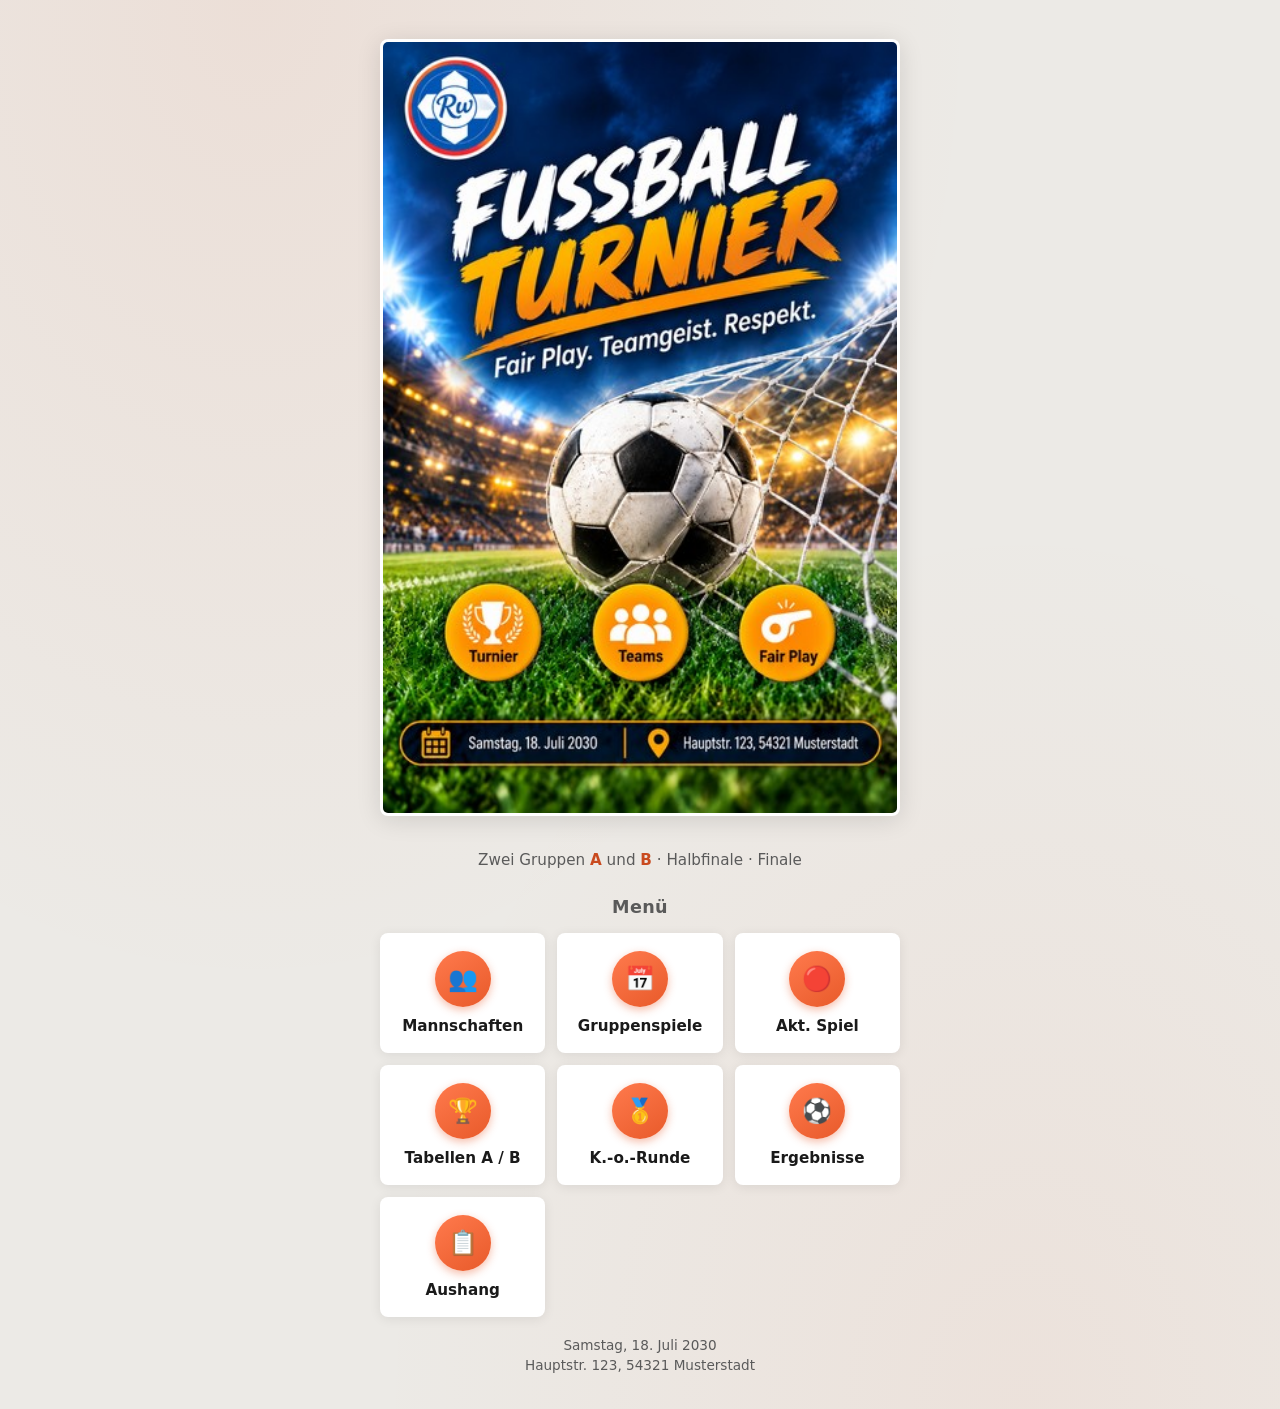
<file: index.html>
<!DOCTYPE html>
<html lang="de">
<head>
  <meta charset="UTF-8">
  <meta name="viewport" content="width=device-width, initial-scale=1.0">
  <title>Fussball Gruppen – Start</title>
  <meta name="theme-color" content="#e85a2a">
  <link rel="manifest" href="manifest.webmanifest">
  <link rel="apple-touch-icon" href="assets/apple-touch-icon.png">
  <link rel="icon" href="assets/icon.svg" type="image/svg+xml">
  <link rel="stylesheet" href="css/global.css">
  <link rel="stylesheet" href="css/start.css">
</head>
<body>
  <div class="start-page">
    <div class="start-inner">
      <figure class="poster-frame">
        <img
          src="assets/turnier-poster.jpg"
          alt="Poster: Fussball Turnier – Fair Play. Teamgeist. Respekt."
          width="394"
          height="591"
        >
      </figure>

      <p class="start-modus">
        Zwei Gruppen <strong>A</strong> und <strong>B</strong> · Halbfinale · Finale
      </p>

      <nav class="start-menu" aria-label="Hauptmenü">
        <h2 class="start-menu__title">Menü</h2>
        <ul class="menu-grid">
          <li>
            <a class="menu-card" href="mannschaften.html">
              <span class="menu-card__icon" aria-hidden="true">👥</span>
              <span class="menu-card__label">Mannschaften</span>
            </a>
          </li>
          <li>
            <a class="menu-card" href="spiele.html">
              <span class="menu-card__icon" aria-hidden="true">📅</span>
              <span class="menu-card__label">Gruppenspiele</span>
            </a>
          </li>
          <li>
            <a class="menu-card" href="aktspiel.html">
              <span class="menu-card__icon" aria-hidden="true">🔴</span>
              <span class="menu-card__label">Akt. Spiel</span>
            </a>
          </li>
          <li>
            <a class="menu-card" href="tabellen.html">
              <span class="menu-card__icon" aria-hidden="true">🏆</span>
              <span class="menu-card__label">Tabellen A / B</span>
            </a>
          </li>
          <li>
            <a class="menu-card" href="ko.html">
              <span class="menu-card__icon" aria-hidden="true">🥇</span>
              <span class="menu-card__label">K.-o.-Runde</span>
            </a>
          </li>
          <li>
            <a class="menu-card" href="ergebnisse.html">
              <span class="menu-card__icon" aria-hidden="true">⚽</span>
              <span class="menu-card__label">Ergebnisse</span>
            </a>
          </li>
          <li>
            <a class="menu-card" href="aushang.html">
              <span class="menu-card__icon" aria-hidden="true">📋</span>
              <span class="menu-card__label">Aushang</span>
            </a>
          </li>
        </ul>
      </nav>
    </div>

    <footer class="start-footer">
      <p id="start-titel" hidden></p>
      <p id="start-datum">Samstag, 18. Juli 2030</p>
      <p id="start-ort">Hauptstr. 123, 54321 Musterstadt</p>
      <p id="start-sieger" class="start-sieger" hidden></p>
    </footer>
  </div>
  <script src="js/turnier-store.js"></script>
  <script src="js/start.js"></script>
</body>
</html>
</file>
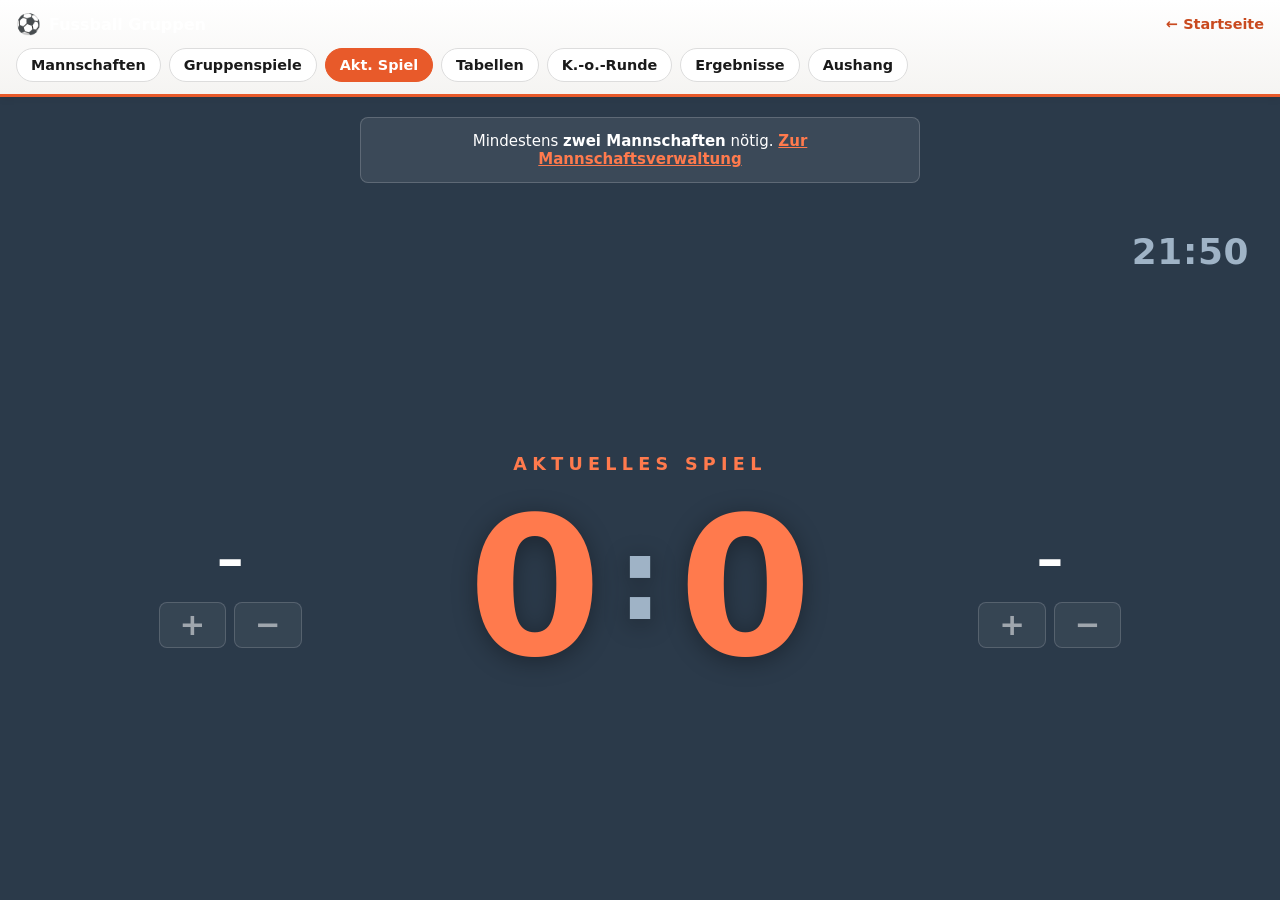
<file: aktspiel.html>
<!DOCTYPE html>
<html lang="de">
<head>
  <meta charset="UTF-8">
  <meta name="viewport" content="width=device-width, initial-scale=1.0">
  <title>Aktuelles Spiel – Fussball Gruppen</title>
  <meta name="theme-color" content="#2b3a4a">
  <link rel="manifest" href="manifest.webmanifest">
  <link rel="apple-touch-icon" href="assets/apple-touch-icon.png">
  <link rel="icon" href="assets/icon.svg" type="image/svg+xml">
  <link rel="stylesheet" href="css/global.css">
  <link rel="stylesheet" href="css/layout.css">
  <link rel="stylesheet" href="css/aktspiel.css">
</head>
<body data-page="aktspiel">
  <div class="page-shell live-shell">
    <header class="app-header live-verbergbar">
      <div class="app-header__top">
        <a class="app-header__brand" href="index.html">
          <span aria-hidden="true">⚽</span>
          <span>Fussball Gruppen</span>
        </a>
        <a class="link-start" href="index.html">← Startseite</a>
      </div>
      <nav class="main-nav" aria-label="Hauptmenü">
        <a href="mannschaften.html" data-nav="mannschaften">Mannschaften</a>
        <a href="spiele.html" data-nav="spiele">Gruppenspiele</a>
        <a href="aktspiel.html" data-nav="aktspiel">Akt. Spiel</a>
        <a href="tabellen.html" data-nav="tabellen">Tabellen</a>
        <a href="ko.html" data-nav="ko">K.-o.-Runde</a>
        <a href="ergebnisse.html" data-nav="ergebnisse">Ergebnisse</a>
        <a href="aushang.html" data-nav="aushang">Aushang</a>
      </nav>
    </header>

    <div id="live-keine-mannschaften" class="live-hinweis live-verbergbar" hidden>
      Mindestens <strong>zwei Mannschaften</strong> nötig.
      <a href="mannschaften.html">Zur Mannschaftsverwaltung</a>
    </div>

    <!-- Steuerung: Mannschaftsauswahl, ausblendbar -->
    <section id="live-steuerung" class="live-steuerung live-verbergbar" aria-label="Begegnung wählen">
      <p id="live-message" class="live-message" role="status"></p>

      <div class="live-steuerung__zeile">
        <label for="live-heim">
          Heim
          <select id="live-heim"></select>
        </label>

        <button type="button" id="btn-tauschen" class="live-btn live-btn--ghost" title="Heim und Gast tauschen">
          ⇄
        </button>

        <label for="live-gast">
          Gast
          <select id="live-gast"></select>
        </label>
      </div>

      <p class="live-phase" id="live-phase" role="status"></p>

      <div class="live-steuerung__zeile live-steuerung__zeile--naechstes">
        <label for="live-next-heim">
          Nächstes Spiel
          <select id="live-next-heim"></select>
        </label>

        <span class="live-gegen" aria-hidden="true">–</span>

        <label for="live-next-gast">
          <span class="live-label-leer">Gast</span>
          <select id="live-next-gast"></select>
        </label>

        <button type="button" id="btn-next-uebernehmen" class="live-btn live-btn--ghost" title="Nächstes Spiel nach oben holen">
          ⬆
        </button>
        <button type="button" id="btn-next-leeren" class="live-btn live-btn--ghost" title="Nächstes Spiel löschen">
          ✕
        </button>
      </div>

      <div class="live-steuerung__zeile live-steuerung__zeile--aktionen">
        <button type="button" id="btn-verbergen" class="live-btn live-btn--primary">
          👁️ Steuerung ausblenden
        </button>
        <button type="button" id="btn-vollbild" class="live-btn">
          ⛶ Vollbild
        </button>
        <button type="button" id="btn-zuruecksetzen" class="live-btn">
          ↺ 0 : 0
        </button>
        <button type="button" id="btn-uebernehmen" class="live-btn">
          ✓ Als Ergebnis übernehmen
        </button>
      </div>

      <p class="live-tasten">
        Tasten:
        <kbd>1</kbd> Tor Heim · <kbd>2</kbd> Tor Gast ·
        <kbd>Shift</kbd>+<kbd>1</kbd>/<kbd>2</kbd> zurücknehmen ·
        <kbd>H</kbd> Steuerung · <kbd>F</kbd> Vollbild · <kbd>N</kbd> nächstes Spiel hochholen
      </p>
    </section>

    <!-- Die große Anzeige -->
    <main class="live-anzeige">
      <div class="live-kopfzeile">
        <span class="live-uhr" id="live-uhr" role="timer" aria-label="Uhrzeit">--:--</span>
      </div>

      <div class="live-mitte">
      <p class="live-label">Aktuelles Spiel</p>

      <div class="live-paarung">
        <div class="live-team live-team--heim">
          <span class="live-team__name" id="live-name-heim">Heim</span>
          <div class="live-tor-knoepfe">
            <button type="button" class="live-tor" data-tor="heim" aria-label="Tor für Heim">+</button>
            <button type="button" class="live-tor live-tor--zurueck" data-zurueck="heim" aria-label="Tor Heim zurücknehmen">−</button>
          </div>
        </div>

        <div class="live-stand" aria-live="polite" aria-atomic="true">
          <span id="live-tore-heim">0</span><span class="live-doppelpunkt">:</span><span id="live-tore-gast">0</span>
        </div>

        <div class="live-team live-team--gast">
          <span class="live-team__name" id="live-name-gast">Gast</span>
          <div class="live-tor-knoepfe">
            <button type="button" class="live-tor" data-tor="gast" aria-label="Tor für Gast">+</button>
            <button type="button" class="live-tor live-tor--zurueck" data-zurueck="gast" aria-label="Tor Gast zurücknehmen">−</button>
          </div>
        </div>
      </div>
      </div>

      <footer class="live-fusszeile" id="live-naechstes" hidden>
        <span class="live-fusszeile__label">Nächstes Spiel</span>
        <span class="live-fusszeile__paarung" id="live-naechstes-text"></span>
      </footer>
    </main>

    <!-- Nur sichtbar, wenn die Steuerung ausgeblendet ist -->
    <button type="button" id="btn-einblenden" class="live-einblenden" hidden>
      ⚙️ Steuerung
    </button>
  </div>

  <script src="js/turnier-store.js"></script>
  <script src="js/nav.js"></script>
  <script src="js/aktspiel.js"></script>
</body>
</html>
</file>
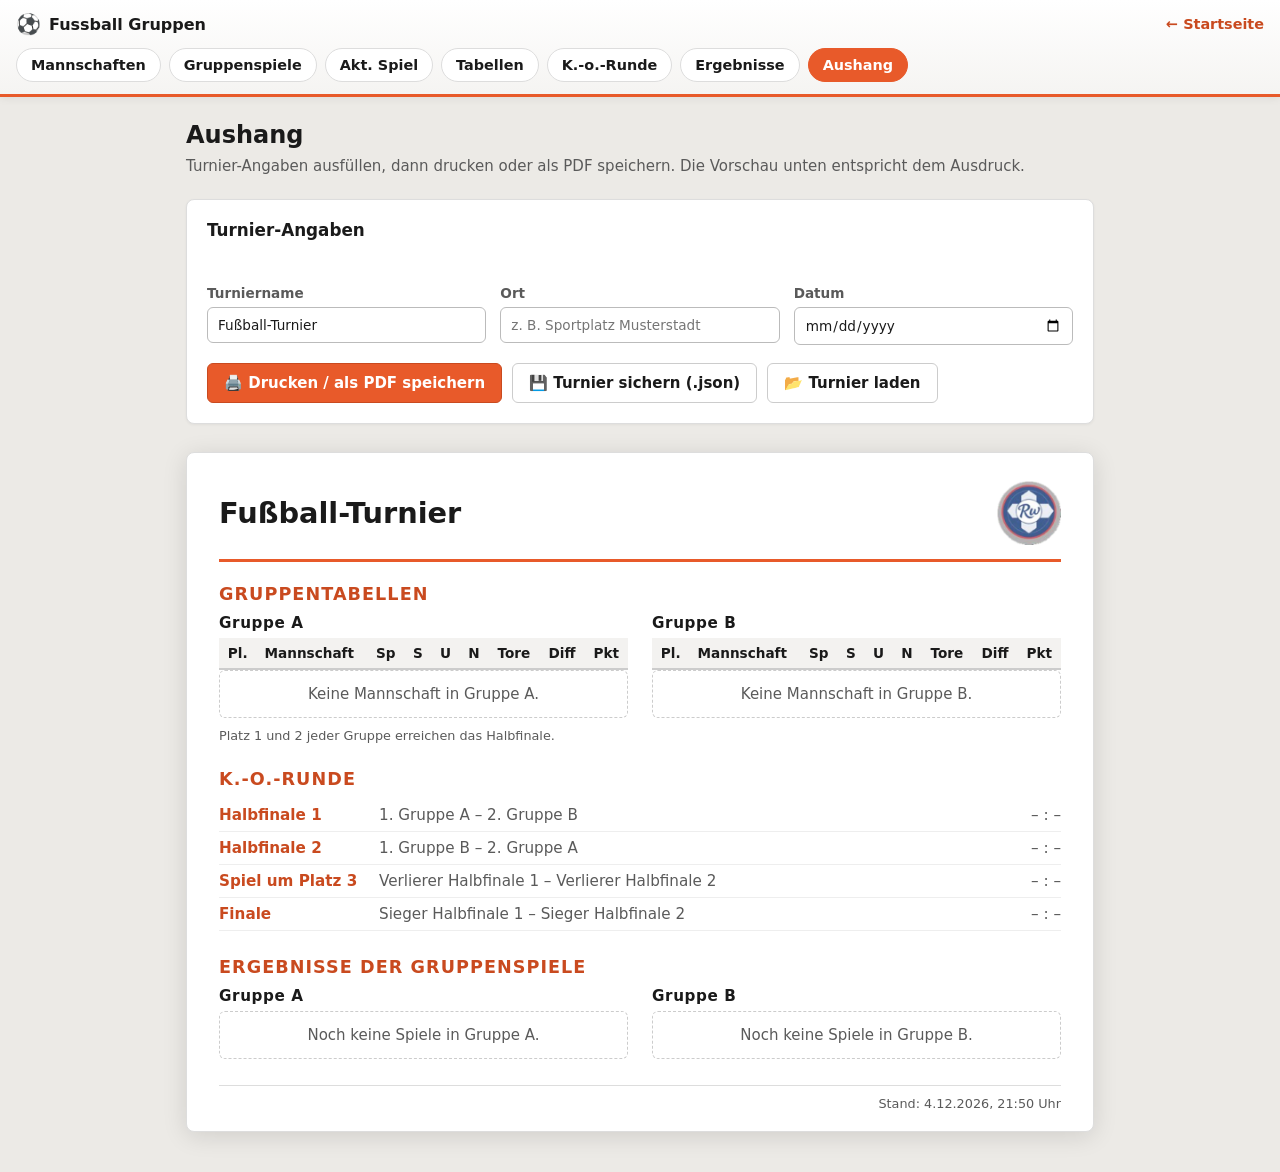
<file: aushang.html>
<!DOCTYPE html>
<html lang="de">
<head>
  <meta charset="UTF-8">
  <meta name="viewport" content="width=device-width, initial-scale=1.0">
  <title>Aushang – Fussball Gruppen</title>
  <meta name="theme-color" content="#e85a2a">
  <link rel="manifest" href="manifest.webmanifest">
  <link rel="apple-touch-icon" href="assets/apple-touch-icon.png">
  <link rel="icon" href="assets/icon.svg" type="image/svg+xml">
  <link rel="stylesheet" href="css/global.css">
  <link rel="stylesheet" href="css/layout.css">
  <link rel="stylesheet" href="css/aushang.css">
</head>
<body data-page="aushang">
  <div class="page-shell">
    <header class="app-header no-print">
      <div class="app-header__top">
        <a class="app-header__brand" href="index.html">
          <span aria-hidden="true">⚽</span>
          <span>Fussball Gruppen</span>
        </a>
        <a class="link-start" href="index.html">← Startseite</a>
      </div>
      <nav class="main-nav" aria-label="Hauptmenü">
        <a href="mannschaften.html" data-nav="mannschaften">Mannschaften</a>
        <a href="spiele.html" data-nav="spiele">Gruppenspiele</a>
        <a href="aktspiel.html" data-nav="aktspiel">Akt. Spiel</a>
        <a href="tabellen.html" data-nav="tabellen">Tabellen</a>
        <a href="ko.html" data-nav="ko">K.-o.-Runde</a>
        <a href="ergebnisse.html" data-nav="ergebnisse">Ergebnisse</a>
        <a href="aushang.html" data-nav="aushang">Aushang</a>
      </nav>
    </header>

    <main class="page-content page-content--aushang">
      <div class="no-print">
        <h1>Aushang</h1>
        <p class="lead">
          Turnier-Angaben ausfüllen, dann drucken oder als PDF speichern.
          Die Vorschau unten entspricht dem Ausdruck.
        </p>

        <section class="aushang-steuerung">
          <h2>Turnier-Angaben</h2>
          <p data-rolle="transfer-message" class="form-message" role="status"></p>

          <div class="aushang-felder">
            <label for="feld-turniername">
              Turniername
              <input id="feld-turniername" type="text" maxlength="80" placeholder="z. B. Stadtmeisterschaft">
            </label>
            <label for="feld-ort">
              Ort
              <input id="feld-ort" type="text" maxlength="80" placeholder="z. B. Sportplatz Musterstadt">
            </label>
            <label for="feld-datum">
              Datum
              <input id="feld-datum" type="date">
            </label>
          </div>

          <div class="aushang-aktionen">
            <button type="button" id="btn-drucken" class="btn-primary">
              🖨️ Drucken / als PDF speichern
            </button>
            <button type="button" class="btn-secondary" data-aktion="export">
              💾 Turnier sichern (.json)
            </button>
            <button type="button" class="btn-secondary" data-aktion="import">
              📂 Turnier laden
            </button>
            <input type="file" accept="application/json,.json" data-rolle="import-datei" hidden>
          </div>
        </section>
      </div>

      <article id="aushang-blatt" class="aushang-blatt">
        <header class="aushang-kopf">
          <div class="aushang-kopf__text">
            <h2 id="aushang-titel">Fußball-Turnier</h2>
            <p id="aushang-untertitel" class="aushang-untertitel"></p>
          </div>
          <img class="aushang-kopf__logo" src="assets/logorw96.png" alt="" width="64" height="64">
        </header>

        <section class="aushang-block">
          <h3>Gruppentabellen</h3>
          <div class="aushang-gruppen">
            <div class="aushang-gruppe">
              <h4>Gruppe A</h4>
              <table class="aushang-tabelle">
                <thead>
                  <tr>
                    <th class="spalte-platz">Pl.</th>
                    <th class="spalte-team">Mannschaft</th>
                    <th><abbr title="Spiele">Sp</abbr></th>
                    <th><abbr title="Siege">S</abbr></th>
                    <th><abbr title="Unentschieden">U</abbr></th>
                    <th><abbr title="Niederlagen">N</abbr></th>
                    <th>Tore</th>
                    <th><abbr title="Tordifferenz">Diff</abbr></th>
                    <th class="spalte-punkte">Pkt</th>
                  </tr>
                </thead>
                <tbody id="aushang-tabelle-body-a"></tbody>
              </table>
              <p id="aushang-tabelle-leer-a" class="aushang-leer" hidden>
                Keine Mannschaft in Gruppe A.
              </p>
            </div>

            <div class="aushang-gruppe">
              <h4>Gruppe B</h4>
              <table class="aushang-tabelle">
                <thead>
                  <tr>
                    <th class="spalte-platz">Pl.</th>
                    <th class="spalte-team">Mannschaft</th>
                    <th><abbr title="Spiele">Sp</abbr></th>
                    <th><abbr title="Siege">S</abbr></th>
                    <th><abbr title="Unentschieden">U</abbr></th>
                    <th><abbr title="Niederlagen">N</abbr></th>
                    <th>Tore</th>
                    <th><abbr title="Tordifferenz">Diff</abbr></th>
                    <th class="spalte-punkte">Pkt</th>
                  </tr>
                </thead>
                <tbody id="aushang-tabelle-body-b"></tbody>
              </table>
              <p id="aushang-tabelle-leer-b" class="aushang-leer" hidden>
                Keine Mannschaft in Gruppe B.
              </p>
            </div>
          </div>
          <p class="aushang-fussnote">Platz 1 und 2 jeder Gruppe erreichen das Halbfinale.</p>
        </section>

        <section class="aushang-block">
          <h3>K.-o.-Runde</h3>
          <ul id="aushang-ko" class="aushang-ko"></ul>
        </section>

        <section class="aushang-block" id="aushang-endstand-block" hidden>
          <h3>Endstand</h3>
          <ol id="aushang-endstand" class="aushang-endstand"></ol>
        </section>

        <section class="aushang-block">
          <h3>Ergebnisse der Gruppenspiele</h3>
          <div class="aushang-gruppen">
            <div class="aushang-gruppe">
              <h4>Gruppe A</h4>
              <ol id="aushang-ergebnisse-a" class="aushang-ergebnisse"></ol>
              <p id="aushang-ergebnisse-leer-a" class="aushang-leer" hidden>
                Noch keine Spiele in Gruppe A.
              </p>
            </div>
            <div class="aushang-gruppe">
              <h4>Gruppe B</h4>
              <ol id="aushang-ergebnisse-b" class="aushang-ergebnisse"></ol>
              <p id="aushang-ergebnisse-leer-b" class="aushang-leer" hidden>
                Noch keine Spiele in Gruppe B.
              </p>
            </div>
          </div>
        </section>

        <footer class="aushang-fuss">
          <span id="aushang-stand"></span>
        </footer>
      </article>
    </main>
  </div>
  <script src="js/turnier-store.js"></script>
  <script src="js/nav.js"></script>
  <script src="js/datentransfer.js"></script>
  <script src="js/aushang.js"></script>
</body>
</html>
</file>
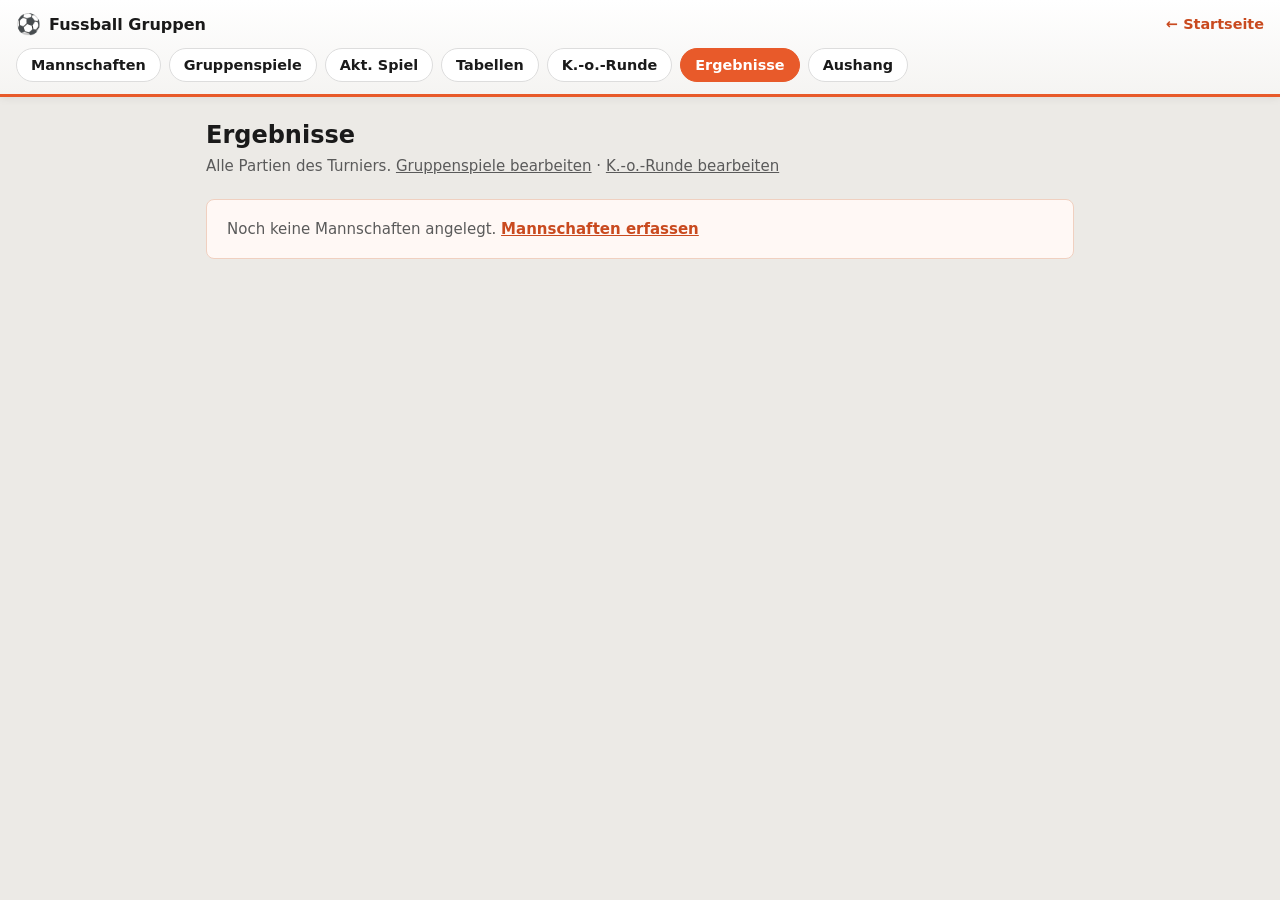
<file: ergebnisse.html>
<!DOCTYPE html>
<html lang="de">
<head>
  <meta charset="UTF-8">
  <meta name="viewport" content="width=device-width, initial-scale=1.0">
  <title>Ergebnisse – Fussball Gruppen</title>
  <meta name="theme-color" content="#e85a2a">
  <link rel="manifest" href="manifest.webmanifest">
  <link rel="apple-touch-icon" href="assets/apple-touch-icon.png">
  <link rel="icon" href="assets/icon.svg" type="image/svg+xml">
  <link rel="stylesheet" href="css/global.css">
  <link rel="stylesheet" href="css/layout.css">
  <link rel="stylesheet" href="css/spiele.css">
</head>
<body data-page="ergebnisse">
  <div class="page-shell">
    <header class="app-header">
      <div class="app-header__top">
        <a class="app-header__brand" href="index.html">
          <span aria-hidden="true">⚽</span>
          <span>Fussball Gruppen</span>
        </a>
        <a class="link-start" href="index.html">← Startseite</a>
      </div>
      <nav class="main-nav" aria-label="Hauptmenü">
        <a href="mannschaften.html" data-nav="mannschaften">Mannschaften</a>
        <a href="spiele.html" data-nav="spiele">Gruppenspiele</a>
        <a href="aktspiel.html" data-nav="aktspiel">Akt. Spiel</a>
        <a href="tabellen.html" data-nav="tabellen">Tabellen</a>
        <a href="ko.html" data-nav="ko">K.-o.-Runde</a>
        <a href="ergebnisse.html" data-nav="ergebnisse">Ergebnisse</a>
        <a href="aushang.html" data-nav="aushang">Aushang</a>
      </nav>
    </header>

    <main class="page-content">
      <h1>Ergebnisse</h1>
      <p class="lead">
        Alle Partien des Turniers.
        <a href="spiele.html">Gruppenspiele bearbeiten</a> ·
        <a href="ko.html">K.-o.-Runde bearbeiten</a>
      </p>

      <div id="ergebnisse-keine-mannschaften" class="spiele-hinweis-box" hidden>
        Noch keine Mannschaften angelegt.
        <a href="mannschaften.html">Mannschaften erfassen</a>
      </div>

      <div id="ergebnisse-inhalt" hidden>
        <section class="spiele-panel">
          <h2><span class="gruppe-badge gruppe-badge--a">A</span> Gruppe A</h2>
          <p class="spiele-meta">Anzahl Ergebnisse: <span id="ergebnisse-anzahl-a">0</span></p>
          <div id="ergebnisse-empty-a" class="spiele-empty" hidden>
            Noch keine Ergebnisse in Gruppe A.
          </div>
          <div class="spiele-liste-wrap">
            <table class="spiele-tabelle">
              <thead>
                <tr>
                  <th>#</th>
                  <th>Heim</th>
                  <th>Ergebnis</th>
                  <th>Gast</th>
                </tr>
              </thead>
              <tbody id="ergebnisse-body-a"></tbody>
            </table>
          </div>
        </section>

        <section class="spiele-panel">
          <h2><span class="gruppe-badge gruppe-badge--b">B</span> Gruppe B</h2>
          <p class="spiele-meta">Anzahl Ergebnisse: <span id="ergebnisse-anzahl-b">0</span></p>
          <div id="ergebnisse-empty-b" class="spiele-empty" hidden>
            Noch keine Ergebnisse in Gruppe B.
          </div>
          <div class="spiele-liste-wrap">
            <table class="spiele-tabelle">
              <thead>
                <tr>
                  <th>#</th>
                  <th>Heim</th>
                  <th>Ergebnis</th>
                  <th>Gast</th>
                </tr>
              </thead>
              <tbody id="ergebnisse-body-b"></tbody>
            </table>
          </div>
        </section>

        <section class="spiele-panel">
          <h2>🥇 K.-o.-Runde</h2>
          <div id="ergebnisse-ko-empty" class="spiele-empty" hidden>
            Noch kein K.-o.-Spiel entschieden.
          </div>
          <div class="spiele-liste-wrap">
            <table class="spiele-tabelle">
              <thead>
                <tr>
                  <th>Spiel</th>
                  <th>Heim</th>
                  <th>Ergebnis</th>
                  <th>Gast</th>
                </tr>
              </thead>
              <tbody id="ergebnisse-ko-body"></tbody>
            </table>
          </div>
        </section>
      </div>
    </main>
  </div>
  <script src="js/turnier-store.js"></script>
  <script src="js/nav.js"></script>
  <script src="js/ergebnisse.js"></script>
</body>
</html>
</file>
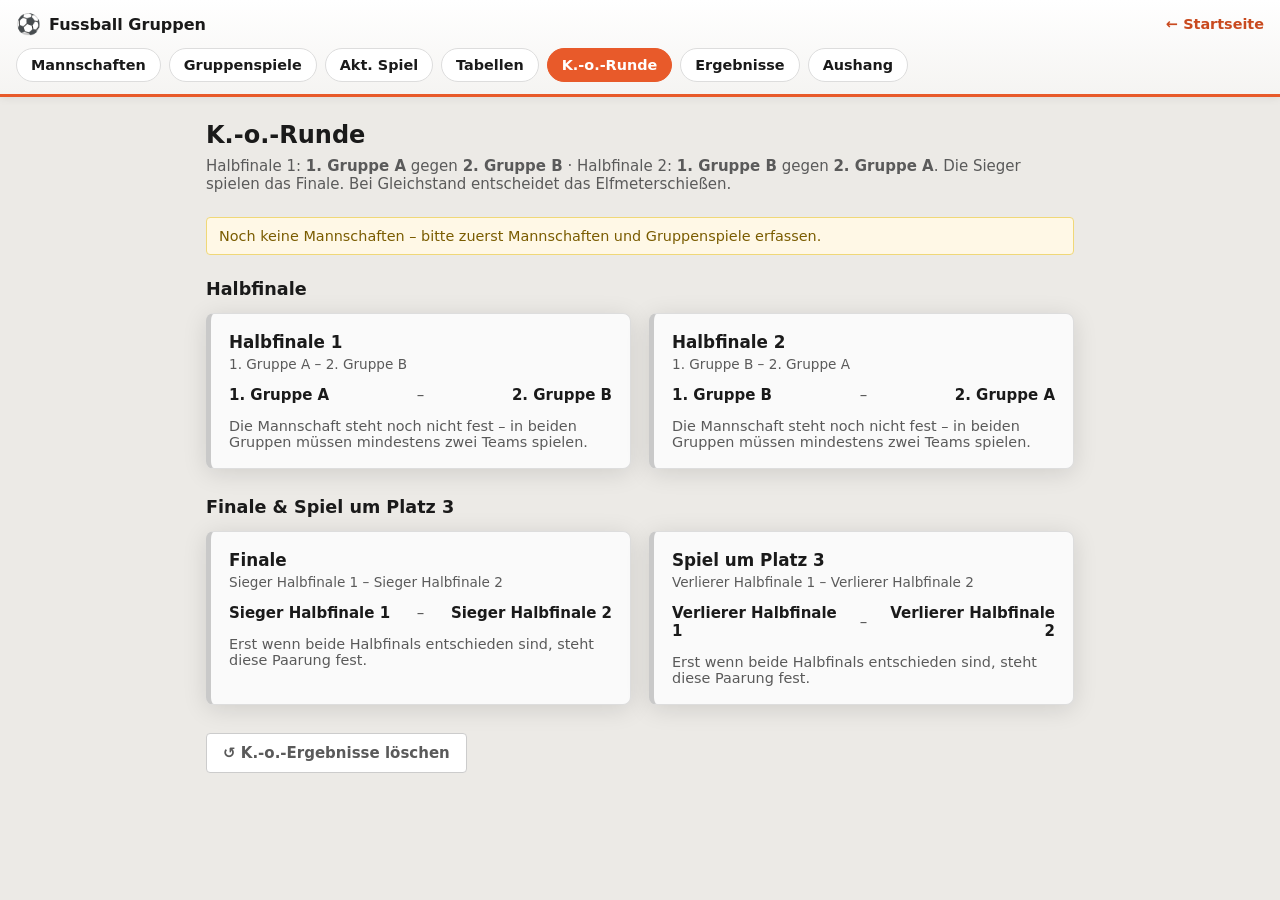
<file: ko.html>
<!DOCTYPE html>
<html lang="de">
<head>
  <meta charset="UTF-8">
  <meta name="viewport" content="width=device-width, initial-scale=1.0">
  <title>K.-o.-Runde – Fussball Gruppen</title>
  <meta name="theme-color" content="#e85a2a">
  <link rel="manifest" href="manifest.webmanifest">
  <link rel="apple-touch-icon" href="assets/apple-touch-icon.png">
  <link rel="icon" href="assets/icon.svg" type="image/svg+xml">
  <link rel="stylesheet" href="css/global.css">
  <link rel="stylesheet" href="css/layout.css">
  <link rel="stylesheet" href="css/ko.css">
</head>
<body data-page="ko">
  <div class="page-shell">
    <header class="app-header">
      <div class="app-header__top">
        <a class="app-header__brand" href="index.html">
          <span aria-hidden="true">⚽</span>
          <span>Fussball Gruppen</span>
        </a>
        <a class="link-start" href="index.html">← Startseite</a>
      </div>
      <nav class="main-nav" aria-label="Hauptmenü">
        <a href="mannschaften.html" data-nav="mannschaften">Mannschaften</a>
        <a href="spiele.html" data-nav="spiele">Gruppenspiele</a>
        <a href="aktspiel.html" data-nav="aktspiel">Akt. Spiel</a>
        <a href="tabellen.html" data-nav="tabellen">Tabellen</a>
        <a href="ko.html" data-nav="ko">K.-o.-Runde</a>
        <a href="ergebnisse.html" data-nav="ergebnisse">Ergebnisse</a>
        <a href="aushang.html" data-nav="aushang">Aushang</a>
      </nav>
    </header>

    <main class="page-content page-content--ko">
      <h1>K.-o.-Runde</h1>
      <p class="lead">
        Halbfinale 1: <strong>1. Gruppe A</strong> gegen <strong>2. Gruppe B</strong> ·
        Halbfinale 2: <strong>1. Gruppe B</strong> gegen <strong>2. Gruppe A</strong>.
        Die Sieger spielen das Finale. Bei Gleichstand entscheidet das Elfmeterschießen.
      </p>

      <p id="ko-message" class="form-message" role="status"></p>
      <p id="ko-status" class="ko-status" role="status"></p>

      <section class="ko-runde">
        <h2 class="ko-runde__titel">Halbfinale</h2>
        <div class="ko-karten" id="ko-halbfinale"></div>
      </section>

      <section class="ko-runde">
        <h2 class="ko-runde__titel">Finale &amp; Spiel um Platz 3</h2>
        <div class="ko-karten" id="ko-finalrunde"></div>
      </section>

      <section class="ko-endstand" id="ko-endstand" hidden>
        <h2 class="ko-runde__titel">Endstand</h2>
        <ol class="ko-endstand__liste" id="ko-endstand-liste"></ol>
      </section>

      <div class="ko-actions">
        <button type="button" id="btn-ko-reset" class="btn-secondary">
          ↺ K.-o.-Ergebnisse löschen
        </button>
      </div>
    </main>
  </div>
  <script src="js/turnier-store.js"></script>
  <script src="js/nav.js"></script>
  <script src="js/ko.js"></script>
</body>
</html>
</file>
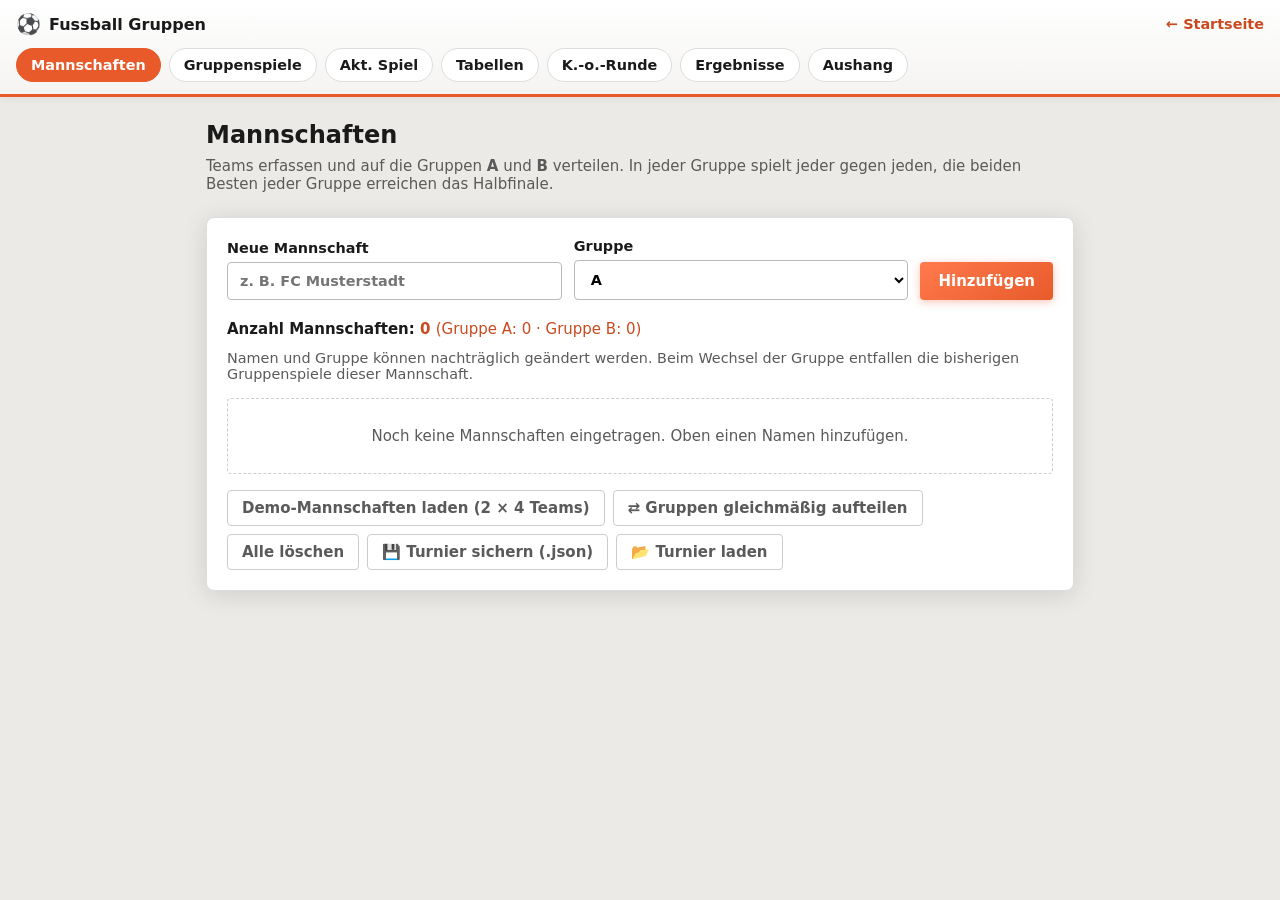
<file: mannschaften.html>
<!DOCTYPE html>
<html lang="de">
<head>
  <meta charset="UTF-8">
  <meta name="viewport" content="width=device-width, initial-scale=1.0">
  <title>Mannschaften – Fussball Gruppen</title>
  <meta name="theme-color" content="#e85a2a">
  <link rel="manifest" href="manifest.webmanifest">
  <link rel="apple-touch-icon" href="assets/apple-touch-icon.png">
  <link rel="icon" href="assets/icon.svg" type="image/svg+xml">
  <link rel="stylesheet" href="css/global.css">
  <link rel="stylesheet" href="css/layout.css">
  <link rel="stylesheet" href="css/mannschaften.css">
</head>
<body data-page="mannschaften">
  <div class="page-shell">
    <header class="app-header">
      <div class="app-header__top">
        <a class="app-header__brand" href="index.html">
          <span aria-hidden="true">⚽</span>
          <span>Fussball Gruppen</span>
        </a>
        <a class="link-start" href="index.html">← Startseite</a>
      </div>
      <nav class="main-nav" aria-label="Hauptmenü">
        <a href="mannschaften.html" data-nav="mannschaften">Mannschaften</a>
        <a href="spiele.html" data-nav="spiele">Gruppenspiele</a>
        <a href="aktspiel.html" data-nav="aktspiel">Akt. Spiel</a>
        <a href="tabellen.html" data-nav="tabellen">Tabellen</a>
        <a href="ko.html" data-nav="ko">K.-o.-Runde</a>
        <a href="ergebnisse.html" data-nav="ergebnisse">Ergebnisse</a>
        <a href="aushang.html" data-nav="aushang">Aushang</a>
      </nav>
    </header>

    <main class="page-content">
      <h1>Mannschaften</h1>
      <p class="lead">
        Teams erfassen und auf die Gruppen <strong>A</strong> und <strong>B</strong> verteilen.
        In jeder Gruppe spielt jeder gegen jeden, die beiden Besten jeder Gruppe erreichen das Halbfinale.
      </p>

      <div class="mannschaften-panel">
        <p id="mannschaften-message" class="form-message" role="status"></p>
        <p data-rolle="transfer-message" class="form-message" role="status"></p>

        <form id="form-mannschaft-neu" class="mannschaften-toolbar">
          <label for="mannschaft-name-neu">
            Neue Mannschaft
            <input
              id="mannschaft-name-neu"
              type="text"
              name="name"
              placeholder="z. B. FC Musterstadt"
              maxlength="80"
              autocomplete="off"
              required
            >
          </label>
          <label for="mannschaft-gruppe-neu" class="label-gruppe">
            Gruppe
            <select id="mannschaft-gruppe-neu">
              <option value="A">A</option>
              <option value="B">B</option>
            </select>
          </label>
          <button type="submit" class="btn-primary">Hinzufügen</button>
        </form>

        <div class="mannschaften-meta">
          <p class="mannschaften-count">
            Anzahl Mannschaften: <span id="mannschaften-anzahl">0</span>
            <span class="mannschaften-count__gruppen">
              (Gruppe A: <span id="mannschaften-anzahl-a">0</span> ·
              Gruppe B: <span id="mannschaften-anzahl-b">0</span>)
            </span>
          </p>
        </div>

        <p class="mannschaften-hinweis">
          Namen und Gruppe können nachträglich geändert werden. Beim Wechsel der Gruppe
          entfallen die bisherigen Gruppenspiele dieser Mannschaft.
        </p>

        <div id="mannschaften-empty" class="mannschaften-empty" hidden>
          Noch keine Mannschaften eingetragen. Oben einen Namen hinzufügen.
        </div>

        <div id="mannschaften-gruppen" class="mannschaften-gruppen" hidden>
          <section class="gruppe-block" data-gruppe="A">
            <h2 class="gruppe-block__titel"><span class="gruppe-badge gruppe-badge--a">A</span> Gruppe A</h2>
            <ul id="mannschaften-liste-a" class="mannschaften-liste"></ul>
            <p class="gruppe-block__leer" id="gruppe-leer-a" hidden>Noch keine Mannschaft in Gruppe A.</p>
          </section>
          <section class="gruppe-block" data-gruppe="B">
            <h2 class="gruppe-block__titel"><span class="gruppe-badge gruppe-badge--b">B</span> Gruppe B</h2>
            <ul id="mannschaften-liste-b" class="mannschaften-liste"></ul>
            <p class="gruppe-block__leer" id="gruppe-leer-b" hidden>Noch keine Mannschaft in Gruppe B.</p>
          </section>
        </div>

        <div class="mannschaften-actions-row">
          <button type="button" id="btn-demo-laden" class="btn-secondary">
            Demo-Mannschaften laden (2 × 4 Teams)
          </button>
          <button type="button" id="btn-gruppen-verteilen" class="btn-secondary">
            ⇄ Gruppen gleichmäßig aufteilen
          </button>
          <button type="button" id="btn-alle-loeschen" class="btn-secondary">
            Alle löschen
          </button>
          <button type="button" class="btn-secondary" data-aktion="export">
            💾 Turnier sichern (.json)
          </button>
          <button type="button" class="btn-secondary" data-aktion="import">
            📂 Turnier laden
          </button>
          <input type="file" accept="application/json,.json" data-rolle="import-datei" hidden>
        </div>
      </div>
    </main>
  </div>
  <script src="js/turnier-store.js"></script>
  <script src="js/nav.js"></script>
  <script src="js/datentransfer.js"></script>
  <script src="js/mannschaften.js"></script>
</body>
</html>
</file>
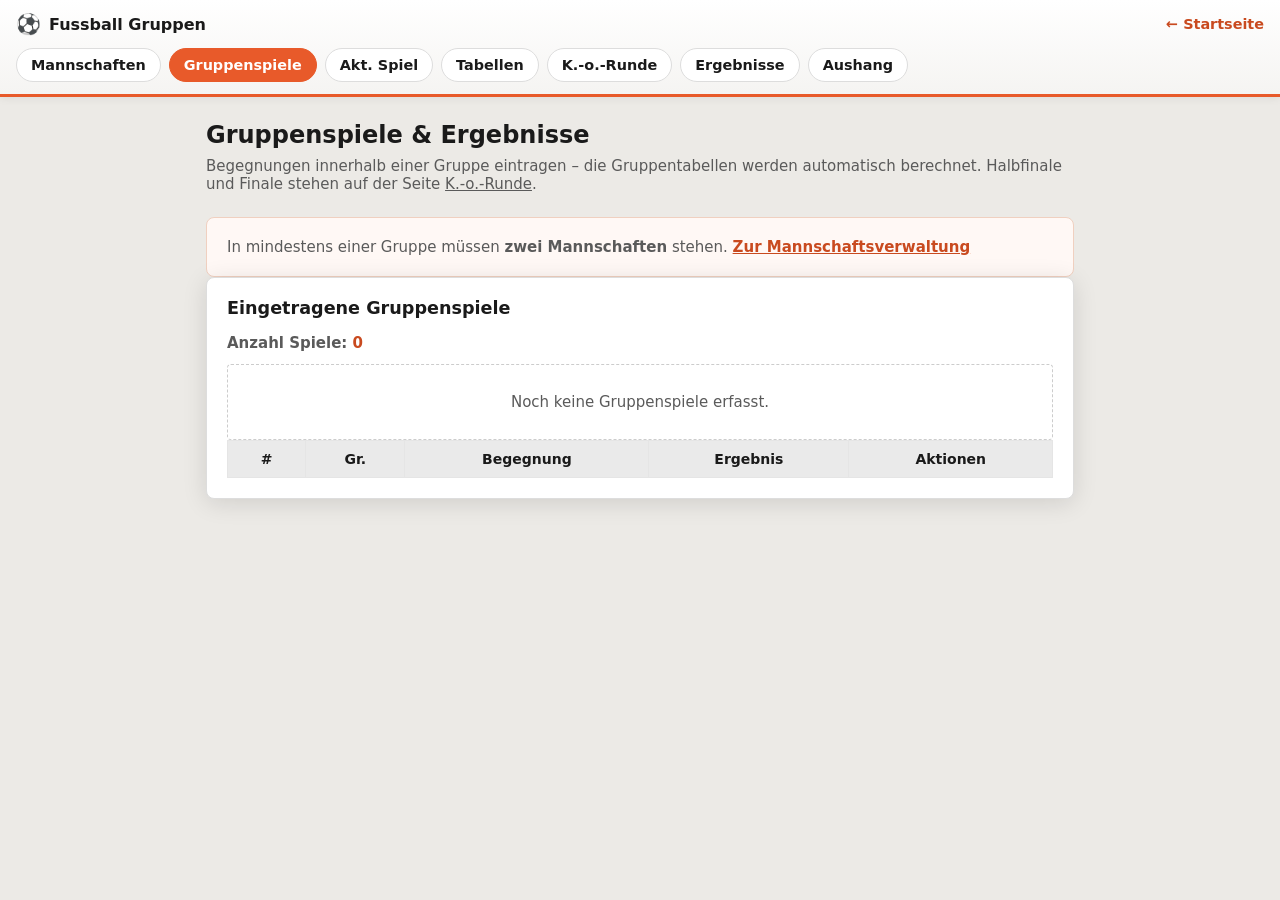
<file: spiele.html>
<!DOCTYPE html>
<html lang="de">
<head>
  <meta charset="UTF-8">
  <meta name="viewport" content="width=device-width, initial-scale=1.0">
  <title>Gruppenspiele – Fussball Gruppen</title>
  <meta name="theme-color" content="#e85a2a">
  <link rel="manifest" href="manifest.webmanifest">
  <link rel="apple-touch-icon" href="assets/apple-touch-icon.png">
  <link rel="icon" href="assets/icon.svg" type="image/svg+xml">
  <link rel="stylesheet" href="css/global.css">
  <link rel="stylesheet" href="css/layout.css">
  <link rel="stylesheet" href="css/spiele.css">
</head>
<body data-page="spiele">
  <div class="page-shell">
    <header class="app-header">
      <div class="app-header__top">
        <a class="app-header__brand" href="index.html">
          <span aria-hidden="true">⚽</span>
          <span>Fussball Gruppen</span>
        </a>
        <a class="link-start" href="index.html">← Startseite</a>
      </div>
      <nav class="main-nav" aria-label="Hauptmenü">
        <a href="mannschaften.html" data-nav="mannschaften">Mannschaften</a>
        <a href="spiele.html" data-nav="spiele">Gruppenspiele</a>
        <a href="aktspiel.html" data-nav="aktspiel">Akt. Spiel</a>
        <a href="tabellen.html" data-nav="tabellen">Tabellen</a>
        <a href="ko.html" data-nav="ko">K.-o.-Runde</a>
        <a href="ergebnisse.html" data-nav="ergebnisse">Ergebnisse</a>
        <a href="aushang.html" data-nav="aushang">Aushang</a>
      </nav>
    </header>

    <main class="page-content">
      <h1>Gruppenspiele &amp; Ergebnisse</h1>
      <p class="lead">
        Begegnungen innerhalb einer Gruppe eintragen – die Gruppentabellen werden
        automatisch berechnet. Halbfinale und Finale stehen auf der Seite
        <a href="ko.html">K.-o.-Runde</a>.
      </p>

      <div id="spiele-keine-mannschaften" class="spiele-hinweis-box" hidden>
        In mindestens einer Gruppe müssen <strong>zwei Mannschaften</strong> stehen.
        <a href="mannschaften.html">Zur Mannschaftsverwaltung</a>
      </div>

      <div id="spiele-form-panel" class="spiele-panel" hidden>
        <h2>Neues Spiel / Ergebnis</h2>
        <p id="spiel-editing-hint" class="form-editing-hint" role="status"></p>
        <p id="spiele-message" class="form-message" role="status"></p>

        <form id="form-spiel" class="spiele-form">
          <label for="spiel-gruppe">
            Gruppe
            <select id="spiel-gruppe">
              <option value="A">Gruppe A</option>
              <option value="B">Gruppe B</option>
            </select>
          </label>
          <label for="spiel-heim">
            Heimmannschaft
            <select id="spiel-heim" required></select>
          </label>
          <label for="spiel-gast">
            Gastmannschaft
            <select id="spiel-gast" required></select>
          </label>

          <div class="spiele-form__ergebnis ergebnis-row">
            <label for="spiel-tore-heim">
              Tore Heim
              <input id="spiel-tore-heim" type="number" min="0" max="99" step="1" required value="0">
            </label>
            <span class="ergebnis-separator" aria-hidden="true">:</span>
            <label for="spiel-tore-gast">
              Tore Gast
              <input id="spiel-tore-gast" type="number" min="0" max="99" step="1" required value="0">
            </label>
          </div>

          <div class="spiele-form__actions">
            <button type="submit" id="btn-spiel-speichern" class="btn-primary">
              Spiel / Ergebnis hinzufügen
            </button>
            <button type="button" id="btn-spiel-abbrechen" class="btn-ghost" hidden>
              Bearbeitung abbrechen
            </button>
          </div>
        </form>
      </div>

      <section id="offene-panel" class="spiele-panel" hidden>
        <h2>Offene Begegnungen</h2>
        <p class="spiele-meta">
          Jeder gegen jeden – anklicken setzt die Paarung oben ins Formular.
        </p>
        <div class="offene-gruppen">
          <div class="offene-gruppe">
            <h3><span class="gruppe-badge gruppe-badge--a">A</span> Gruppe A</h3>
            <ul id="offene-liste-a" class="offene-liste"></ul>
            <p id="offene-leer-a" class="offene-fertig" hidden>Alle Spiele der Gruppe A sind gespielt.</p>
          </div>
          <div class="offene-gruppe">
            <h3><span class="gruppe-badge gruppe-badge--b">B</span> Gruppe B</h3>
            <ul id="offene-liste-b" class="offene-liste"></ul>
            <p id="offene-leer-b" class="offene-fertig" hidden>Alle Spiele der Gruppe B sind gespielt.</p>
          </div>
        </div>
      </section>

      <section class="spiele-panel">
        <h2>Eingetragene Gruppenspiele</h2>
        <p class="spiele-meta">Anzahl Spiele: <span id="spiele-anzahl">0</span></p>
        <div id="spiele-empty" class="spiele-empty" hidden>
          Noch keine Gruppenspiele erfasst.
        </div>
        <div class="spiele-liste-wrap">
          <table class="spiele-tabelle">
            <thead>
              <tr>
                <th>#</th>
                <th>Gr.</th>
                <th>Begegnung</th>
                <th>Ergebnis</th>
                <th>Aktionen</th>
              </tr>
            </thead>
            <tbody id="spiele-liste-body"></tbody>
          </table>
        </div>
      </section>
    </main>
  </div>
  <script src="js/turnier-store.js"></script>
  <script src="js/nav.js"></script>
  <script src="js/spiele.js"></script>
</body>
</html>
</file>
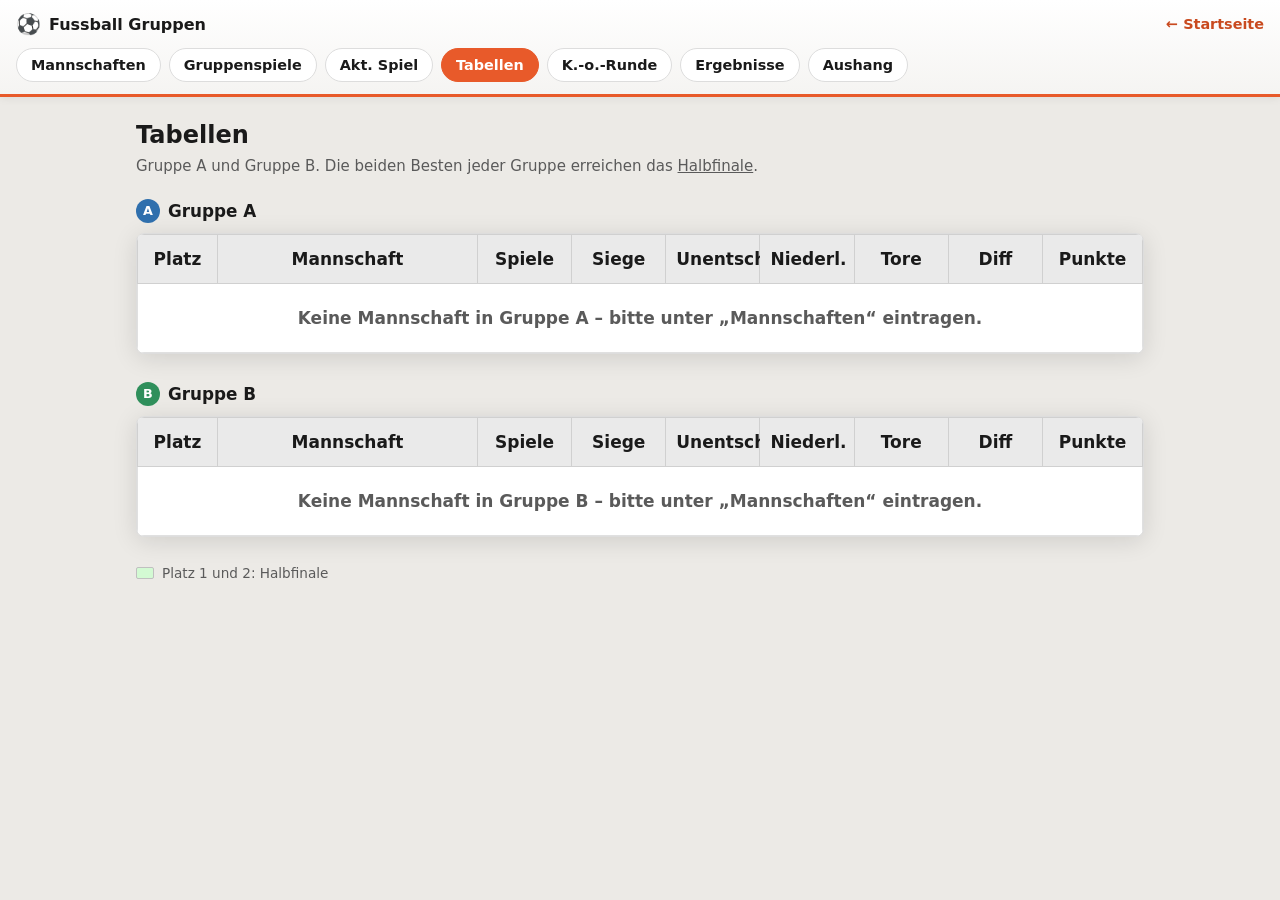
<file: tabellen.html>
<!DOCTYPE html>
<html lang="de">
<head>
  <meta charset="UTF-8">
  <meta name="viewport" content="width=device-width, initial-scale=1.0">
  <title>Tabellen A / B – Fussball Gruppen</title>
  <meta name="theme-color" content="#e85a2a">
  <link rel="manifest" href="manifest.webmanifest">
  <link rel="apple-touch-icon" href="assets/apple-touch-icon.png">
  <link rel="icon" href="assets/icon.svg" type="image/svg+xml">
  <link rel="stylesheet" href="css/global.css">
  <link rel="stylesheet" href="css/layout.css">
  <link rel="stylesheet" href="css/tabelle.css">
</head>
<body data-page="tabellen">
  <div class="page-shell">
    <header class="app-header">
      <div class="app-header__top">
        <a class="app-header__brand" href="index.html">
          <span aria-hidden="true">⚽</span>
          <span>Fussball Gruppen</span>
        </a>
        <a class="link-start" href="index.html">← Startseite</a>
      </div>
      <nav class="main-nav" aria-label="Hauptmenü">
        <a href="mannschaften.html" data-nav="mannschaften">Mannschaften</a>
        <a href="spiele.html" data-nav="spiele">Gruppenspiele</a>
        <a href="aktspiel.html" data-nav="aktspiel">Akt. Spiel</a>
        <a href="tabellen.html" data-nav="tabellen">Tabellen</a>
        <a href="ko.html" data-nav="ko">K.-o.-Runde</a>
        <a href="ergebnisse.html" data-nav="ergebnisse">Ergebnisse</a>
        <a href="aushang.html" data-nav="aushang">Aushang</a>
      </nav>
    </header>

    <main class="page-content page-content--tabelle">
      <h1>Tabellen</h1>
      <p class="lead">
        Gruppe A und Gruppe B. Die beiden Besten jeder Gruppe erreichen das
        <a href="ko.html">Halbfinale</a>.
      </p>

      <p id="tabellen-status" class="tabellen-status" role="status"></p>

      <section class="tabelle-gruppe">
        <h2 class="tabelle-gruppe__titel">
          <span class="gruppe-badge gruppe-badge--a">A</span> Gruppe A
        </h2>
        <div class="tabelle-panel">
          <div class="table-wrap">
            <table class="tabelle">
              <thead>
                <tr>
                  <th class="col-platz"><span class="th-lang">Platz</span><span class="th-kurz">Pl.</span></th>
                  <th class="col-mannschaft">Mannschaft</th>
                  <th class="col-sp"><span class="th-lang">Spiele</span><span class="th-kurz" title="Spiele">Sp</span></th>
                  <th class="col-s"><span class="th-lang">Siege</span><span class="th-kurz" title="Siege">S</span></th>
                  <th class="col-u"><span class="th-lang">Unentsch.</span><span class="th-kurz" title="Unentschieden">U</span></th>
                  <th class="col-n"><span class="th-lang">Niederl.</span><span class="th-kurz" title="Niederlagen">N</span></th>
                  <th class="col-tore">Tore</th>
                  <th class="col-diff"><abbr title="Tordifferenz">Diff</abbr></th>
                  <th class="col-punkte"><span class="th-lang">Punkte</span><span class="th-kurz" title="Punkte">Pkt</span></th>
                </tr>
              </thead>
              <tbody id="tabelle-body-a"></tbody>
            </table>
          </div>
        </div>
      </section>

      <section class="tabelle-gruppe">
        <h2 class="tabelle-gruppe__titel">
          <span class="gruppe-badge gruppe-badge--b">B</span> Gruppe B
        </h2>
        <div class="tabelle-panel">
          <div class="table-wrap">
            <table class="tabelle">
              <thead>
                <tr>
                  <th class="col-platz"><span class="th-lang">Platz</span><span class="th-kurz">Pl.</span></th>
                  <th class="col-mannschaft">Mannschaft</th>
                  <th class="col-sp"><span class="th-lang">Spiele</span><span class="th-kurz" title="Spiele">Sp</span></th>
                  <th class="col-s"><span class="th-lang">Siege</span><span class="th-kurz" title="Siege">S</span></th>
                  <th class="col-u"><span class="th-lang">Unentsch.</span><span class="th-kurz" title="Unentschieden">U</span></th>
                  <th class="col-n"><span class="th-lang">Niederl.</span><span class="th-kurz" title="Niederlagen">N</span></th>
                  <th class="col-tore">Tore</th>
                  <th class="col-diff"><abbr title="Tordifferenz">Diff</abbr></th>
                  <th class="col-punkte"><span class="th-lang">Punkte</span><span class="th-kurz" title="Punkte">Pkt</span></th>
                </tr>
              </thead>
              <tbody id="tabelle-body-b"></tbody>
            </table>
          </div>
        </div>
      </section>

      <p class="tabellen-legende">
        <span class="legende-marke legende-marke--quali"></span> Platz 1 und 2: Halbfinale
      </p>
    </main>
  </div>
  <script src="js/turnier-store.js"></script>
  <script src="js/nav.js"></script>
  <script src="js/tabelle.js"></script>
</body>
</html>
</file>
<file: css/global.css>
*,
*::before,
*::after {
  box-sizing: border-box;
}

:root {
  --color-orange: #e85a2a;
  --color-orange-dark: #c94a1f;
  --color-orange-light: #ff7a4d;
  --color-ink: #1a1a1a;
  --color-muted: #5a5a5a;
  --color-paper: #eceae6;
  --font-ui: "Segoe UI", system-ui, -apple-system, sans-serif;
  --shadow-soft: 0 4px 24px rgba(0, 0, 0, 0.12);
  --radius: 8px;
}

/* Das Attribut "hidden" muss staerker sein als die Layout-Regeln dieser
   Seiten: eine Klasse mit display:flex/grid wuerde die Browser-Vorgabe
   display:none sonst ueberstimmen und das Element bliebe sichtbar. */
[hidden] {
  display: none !important;
}

body {
  margin: 0;
  min-height: 100vh;
  font-family: var(--font-ui);
  font-size: 15px;
  color: var(--color-ink);
  background: var(--color-paper);
}

a {
  color: inherit;
}

img {
  max-width: 100%;
  height: auto;
  display: block;
}

/* ---------- Handy ----------
   Unter 16px zoomt iOS Safari beim Antippen eines Feldes automatisch hinein
   und laesst die Seite verschoben zurueck. */

@media (max-width: 768px) {
  input,
  select,
  textarea {
    /* !important ist hier noetig: die Seiten-Stylesheets setzen "font: inherit"
       mit hoeherer Spezifitaet (z. B. .mannschaften-toolbar input[type="text"])
       und wuerden diese Regel sonst ueberschreiben. */
    font-size: 16px !important;
  }
}

/* ---------- Gruppen A / B ----------
   Die Abzeichen stehen auf mehreren Seiten (Mannschaften, Spiele, Tabellen),
   deshalb liegen sie hier und nicht in einem Seiten-Stylesheet. */

:root {
  --color-gruppe-a: #2f6fad;
  --color-gruppe-b: #2f8f5b;
  --color-quali: #d3fad3;
}

.gruppe-badge {
  display: inline-flex;
  align-items: center;
  justify-content: center;
  width: 24px;
  height: 24px;
  border-radius: 50%;
  background: var(--color-muted);
  color: #fff;
  font-weight: 700;
  font-size: 0.8rem;
  line-height: 1;
  flex: none;
}

.gruppe-badge--a { background: var(--color-gruppe-a); }
.gruppe-badge--b { background: var(--color-gruppe-b); }
</file>
<file: css/start.css>
.start-page {
  min-height: 100vh;
  display: flex;
  flex-direction: column;
  align-items: center;
  padding: 24px 16px 32px;
  background:
    radial-gradient(ellipse at 20% 0%, rgba(232, 90, 42, 0.08) 0%, transparent 50%),
    radial-gradient(ellipse at 80% 100%, rgba(232, 90, 42, 0.06) 0%, transparent 45%),
    var(--color-paper);
}

.start-inner {
  width: min(520px, 100%);
  display: flex;
  flex-direction: column;
  align-items: center;
  gap: 28px;
}

.poster-frame {
  width: 100%;
  border-radius: var(--radius);
  overflow: hidden;
  box-shadow: var(--shadow-soft);
  border: 3px solid #fff;
  background: #fff;
}

.poster-frame img {
  width: 100%;
  vertical-align: middle;
}

.start-menu {
  width: 100%;
}

.start-menu__title {
  margin: 0 0 16px;
  text-align: center;
  font-size: 1.1rem;
  font-weight: 600;
  letter-spacing: 0.02em;
  color: var(--color-muted);
}

.menu-grid {
  display: grid;
  grid-template-columns: repeat(2, 1fr);
  gap: 14px;
  list-style: none;
  margin: 0;
  padding: 0;
}

@media (min-width: 480px) {
  .menu-grid {
    grid-template-columns: repeat(3, 1fr);
    gap: 12px;
  }
}


.menu-card {
  display: flex;
  flex-direction: column;
  align-items: center;
  gap: 10px;
  padding: 16px 10px;
  text-decoration: none;
  border-radius: var(--radius);
  background: #fff;
  border: 2px solid transparent;
  box-shadow: 0 2px 12px rgba(0, 0, 0, 0.08);
  transition: transform 0.15s ease, border-color 0.15s ease, box-shadow 0.15s ease;
}

.menu-card:hover {
  transform: translateY(-2px);
  border-color: var(--color-orange);
  box-shadow: 0 6px 20px rgba(232, 90, 42, 0.25);
}

.menu-card:focus-visible {
  outline: 2px solid var(--color-orange);
  outline-offset: 2px;
}

.menu-card__icon {
  width: 56px;
  height: 56px;
  border-radius: 50%;
  background: linear-gradient(145deg, var(--color-orange-light), var(--color-orange));
  color: #fff;
  display: flex;
  align-items: center;
  justify-content: center;
  font-size: 1.5rem;
  line-height: 1;
  box-shadow: 0 3px 8px rgba(232, 90, 42, 0.4);
}

.menu-card__label {
  font-weight: 700;
  font-size: 0.95rem;
  text-align: center;
}

.start-footer {
  margin-top: auto;
  padding-top: 16px;
  text-align: center;
  font-size: 0.85rem;
  color: var(--color-muted);
}

.start-footer p {
  margin: 4px 0;
}

.start-modus {
  margin: -8px 0 0;
  text-align: center;
  font-size: 0.95rem;
  color: var(--color-muted);
}

.start-modus strong {
  color: var(--color-orange-dark);
}

.start-sieger {
  margin-top: 10px;
  font-weight: 700;
  color: var(--color-orange-dark);
}
</file>
<file: css/layout.css>
.page-shell {
  min-height: 100vh;
  display: flex;
  flex-direction: column;
}

.app-header {
  background: linear-gradient(180deg, #fff 0%, #f5f4f2 100%);
  border-bottom: 3px solid var(--color-orange);
  padding: 12px 16px;
  box-shadow: 0 2px 8px rgba(0, 0, 0, 0.06);
}

.app-header__top {
  display: flex;
  align-items: center;
  justify-content: space-between;
  gap: 12px;
  flex-wrap: wrap;
  margin-bottom: 12px;
}

.app-header__brand {
  display: flex;
  align-items: center;
  gap: 8px;
  text-decoration: none;
  font-weight: 700;
  font-size: 1rem;
}

.app-header__brand span:first-child {
  font-size: 1.25rem;
}

.link-start {
  font-size: 0.9rem;
  color: var(--color-orange-dark);
  text-decoration: none;
  font-weight: 600;
}

.link-start:hover {
  text-decoration: underline;
}

.main-nav {
  display: flex;
  flex-wrap: wrap;
  gap: 8px;
}

.main-nav a {
  text-decoration: none;
  padding: 8px 14px;
  border-radius: 999px;
  font-size: 0.9rem;
  font-weight: 600;
  background: #fff;
  border: 1px solid #ddd;
  color: var(--color-ink);
  transition: background 0.15s, border-color 0.15s, color 0.15s;
}

.main-nav a:hover {
  border-color: var(--color-orange);
  color: var(--color-orange-dark);
}

.main-nav a.is-active {
  background: var(--color-orange);
  border-color: var(--color-orange);
  color: #fff;
}

.page-content {
  flex: 1;
  padding: 24px 16px 40px;
  max-width: 900px;
  width: 100%;
  margin: 0 auto;
}

.page-content h1 {
  margin: 0 0 8px;
  font-size: 1.5rem;
}

.page-content .lead {
  margin: 0 0 24px;
  color: var(--color-muted);
}

.placeholder-box {
  padding: 32px 24px;
  background: #fff;
  border-radius: var(--radius);
  border: 1px dashed #ccc;
  text-align: center;
  color: var(--color-muted);
}

/* ---------- Handy ----------
   Tippziele auf die empfohlenen 44px bringen. */

@media (max-width: 768px) {
  .main-nav {
    gap: 6px;
  }

  .main-nav a {
    padding: 13px 16px;
  }

  .link-start {
    padding: 8px 0;
  }

  .page-content {
    padding: 18px 14px 32px;
  }
}
</file>
<file: css/aktspiel.css>
/* Große Live-Anzeige für Zuschauer (Beamer / zweiter Bildschirm).
   Dunkler Hintergrund wie die Fußzeile der Delphi-Version: besser lesbar aus Entfernung. */

:root {
  --live-bg: #2b3a4a;
  --live-bg-tief: #22303d;
  --live-hell: #ffffff;
  --live-gedaempft: #9fb3c6;
}

body[data-page="aktspiel"] {
  background: var(--live-bg);
  color: var(--live-hell);
}

.live-shell {
  min-height: 100vh;
  min-height: 100dvh;
  display: flex;
  flex-direction: column;
}

/* Die Kopfzeile bleibt hell, passt sich aber ein */
body[data-page="aktspiel"] .app-header {
  background: linear-gradient(180deg, #fff 0%, #f5f4f2 100%);
}

/* ---------- Ausblenden ---------- */

body.live-ohne-steuerung .live-verbergbar {
  display: none !important;
}

.live-einblenden {
  position: fixed;
  right: 14px;
  bottom: 14px;
  z-index: 10;
  font: inherit;
  font-size: 0.85rem;
  font-weight: 600;
  padding: 8px 14px;
  border-radius: 999px;
  border: 1px solid rgba(255, 255, 255, 0.25);
  background: rgba(255, 255, 255, 0.08);
  color: var(--live-gedaempft);
  cursor: pointer;
  opacity: 0.35;
  transition: opacity 0.2s, color 0.2s, background 0.2s;
}

.live-einblenden:hover,
.live-einblenden:focus-visible {
  opacity: 1;
  color: var(--live-hell);
  background: rgba(255, 255, 255, 0.18);
}

/* ---------- Steuerung ---------- */

.live-hinweis {
  margin: 20px auto;
  max-width: 560px;
  padding: 14px 18px;
  border-radius: var(--radius);
  background: rgba(255, 255, 255, 0.08);
  border: 1px solid rgba(255, 255, 255, 0.18);
  text-align: center;
}

.live-hinweis a {
  color: var(--color-orange-light);
  font-weight: 600;
}

.live-steuerung {
  background: var(--live-bg-tief);
  border-bottom: 1px solid rgba(255, 255, 255, 0.12);
  padding: 16px;
}

.live-message {
  margin: 0 0 10px;
  min-height: 1.2em;
  text-align: center;
  font-size: 0.9rem;
  font-weight: 600;
}

.live-message.is-ok {
  color: #9ae6b4;
}

.live-message.is-error {
  color: #feb2b2;
}

.live-steuerung__zeile {
  display: flex;
  flex-wrap: wrap;
  align-items: flex-end;
  justify-content: center;
  gap: 12px;
  margin-bottom: 12px;
}

.live-steuerung__zeile--aktionen {
  align-items: center;
  margin-bottom: 10px;
}

.live-steuerung__zeile--naechstes {
  padding-top: 10px;
  border-top: 1px dashed rgba(255, 255, 255, 0.15);
}

.live-steuerung__zeile--naechstes select {
  min-width: 190px;
  font-size: 0.92rem;
}

.live-gegen {
  align-self: flex-end;
  padding-bottom: 9px;
  color: var(--live-gedaempft);
  font-weight: 700;
}

/* Zweites Feld braucht keine sichtbare Beschriftung, aber die Hoehe der ersten */
.live-label-leer {
  visibility: hidden;
}

.live-steuerung label {
  display: flex;
  flex-direction: column;
  gap: 5px;
  font-size: 0.8rem;
  font-weight: 700;
  letter-spacing: 0.06em;
  text-transform: uppercase;
  color: var(--live-gedaempft);
}

.live-steuerung select {
  font: inherit;
  font-size: 1rem;
  min-width: 220px;
  padding: 9px 10px;
  border-radius: 6px;
  border: 1px solid rgba(255, 255, 255, 0.25);
  background: #fff;
  color: var(--color-ink);
}

.live-btn {
  font: inherit;
  font-size: 0.9rem;
  font-weight: 600;
  padding: 10px 16px;
  border-radius: 6px;
  cursor: pointer;
  border: 1px solid rgba(255, 255, 255, 0.28);
  background: rgba(255, 255, 255, 0.08);
  color: var(--live-hell);
  transition: background 0.15s, border-color 0.15s;
}

.live-btn:hover {
  background: rgba(255, 255, 255, 0.18);
  border-color: rgba(255, 255, 255, 0.5);
}

.live-btn--primary {
  background: var(--color-orange);
  border-color: var(--color-orange-dark);
}

.live-btn--primary:hover {
  background: var(--color-orange-dark);
}

.live-btn--ghost {
  align-self: flex-end;
  font-size: 1.2rem;
  padding: 8px 12px;
  line-height: 1;
}

.live-tasten {
  margin: 0;
  text-align: center;
  font-size: 0.78rem;
  color: var(--live-gedaempft);
}

.live-tasten kbd {
  display: inline-block;
  padding: 1px 6px;
  border-radius: 4px;
  border: 1px solid rgba(255, 255, 255, 0.3);
  background: rgba(255, 255, 255, 0.1);
  font-family: inherit;
  font-size: 0.78rem;
  font-weight: 700;
  color: var(--live-hell);
}

/* ---------- Die Anzeige ---------- */

.live-anzeige {
  flex: 1;
  /* Drei Zonen: Uhr oben, Spiel in der Mitte (nimmt den Rest), naechstes Spiel unten */
  display: grid;
  grid-template-rows: auto 1fr auto;
  padding: clamp(14px, 2.4vw, 32px);
  text-align: center;
}

.live-kopfzeile {
  display: flex;
  justify-content: flex-end;
  align-items: flex-start;
}

.live-uhr {
  font-size: clamp(1.1rem, 2.8vw, 2.6rem);
  font-weight: 700;
  line-height: 1;
  font-variant-numeric: tabular-nums;
  letter-spacing: 0.02em;
  color: var(--live-gedaempft);
}

.live-mitte {
  display: flex;
  flex-direction: column;
  align-items: center;
  justify-content: center;
  gap: clamp(10px, 2vh, 28px);
  min-height: 0;
}

/* display:flex wuerde das hidden-Attribut aushebeln */
.live-fusszeile[hidden] {
  display: none;
}

.live-fusszeile {
  display: flex;
  flex-wrap: wrap;
  align-items: baseline;
  justify-content: center;
  gap: clamp(8px, 1.4vw, 18px);
  padding-top: clamp(8px, 1.4vh, 18px);
  border-top: 1px solid rgba(255, 255, 255, 0.12);
}

/* Bei ausgeblendeter Steuerung sitzt der Einblenden-Knopf unten rechts —
   beidseitig Platz lassen, damit die Paarung optisch mittig bleibt. */
body.live-ohne-steuerung .live-fusszeile {
  padding-left: 130px;
  padding-right: 130px;
}

.live-fusszeile__label {
  font-size: clamp(0.62rem, 1.2vw, 0.95rem);
  font-weight: 700;
  letter-spacing: 0.22em;
  text-transform: uppercase;
  color: var(--color-orange-light);
}

.live-fusszeile__paarung {
  font-size: clamp(0.95rem, 2.3vw, 2.1rem);
  font-weight: 700;
  color: var(--live-hell);
  overflow-wrap: anywhere;
}

.live-label {
  margin: 0;
  font-size: clamp(0.7rem, 1.6vw, 1.1rem);
  font-weight: 700;
  letter-spacing: 0.3em;
  text-transform: uppercase;
  color: var(--color-orange-light);
}

.live-paarung {
  display: grid;
  grid-template-columns: 1fr auto 1fr;
  align-items: center;
  gap: clamp(12px, 3vw, 48px);
  width: 100%;
  max-width: 1600px;
}

.live-team {
  display: flex;
  flex-direction: column;
  align-items: center;
  gap: clamp(8px, 1.5vh, 18px);
  min-width: 0;
}

.live-team__name {
  font-size: clamp(1.3rem, 4.2vw, 4.5rem);
  font-weight: 800;
  line-height: 1.1;
  overflow-wrap: anywhere;
  hyphens: auto;
}

.live-stand {
  display: flex;
  align-items: center;
  gap: clamp(6px, 1.2vw, 20px);
  font-size: clamp(3.5rem, 15vw, 15rem);
  font-weight: 900;
  line-height: 1;
  font-variant-numeric: tabular-nums;
  color: var(--color-orange-light);
  text-shadow: 0 4px 24px rgba(0, 0, 0, 0.35);
}

.live-doppelpunkt {
  color: var(--live-gedaempft);
  font-size: 0.6em;
  transform: translateY(-0.08em);
}

/* Tor-Knöpfe bleiben auch bei ausgeblendeter Steuerung sichtbar,
   damit der Spielstand jederzeit eingegeben werden kann. */
.live-tor-knoepfe {
  display: flex;
  gap: 8px;
}

.live-tor {
  font: inherit;
  font-size: clamp(1.1rem, 2.4vw, 2rem);
  font-weight: 700;
  line-height: 1;
  width: clamp(2.2em, 5vw, 2.6em);
  height: clamp(1.5em, 3vw, 1.7em);
  border-radius: 8px;
  cursor: pointer;
  border: 1px solid rgba(255, 255, 255, 0.3);
  background: rgba(255, 255, 255, 0.1);
  color: var(--live-hell);
  opacity: 0.55;
  transition: opacity 0.15s, background 0.15s, transform 0.08s;
}

.live-tor:hover,
.live-tor:focus-visible {
  opacity: 1;
  background: var(--color-orange);
  border-color: var(--color-orange-dark);
}

.live-tor:active {
  transform: scale(0.94);
}

.live-tor--zurueck:hover,
.live-tor--zurueck:focus-visible {
  background: rgba(255, 255, 255, 0.3);
  border-color: rgba(255, 255, 255, 0.6);
}

/* Kurz aufleuchten, wenn ein Tor fällt */
@keyframes live-puls {
  0% { transform: scale(1); }
  35% { transform: scale(1.12); }
  100% { transform: scale(1); }
}

.live-stand.ist-neu {
  animation: live-puls 0.45s ease-out;
}

@media (prefers-reduced-motion: reduce) {
  .live-stand.ist-neu {
    animation: none;
  }
}

/* ---------- Handy ----------
   Auf dem Telefon gibt es keine Tastatur, und die Steuerung drueckte die
   Anzeige unter den sichtbaren Bereich. Darum kompakter und ohne Tastenliste. */

@media (max-width: 768px) {
  .live-tasten {
    display: none;
  }

  .live-steuerung {
    padding: 12px;
  }

  .live-steuerung__zeile {
    gap: 8px;
    margin-bottom: 8px;
  }

  .live-steuerung select,
  .live-steuerung__zeile--naechstes select {
    min-width: 0;
    flex: 1 1 140px;
  }

  .live-steuerung label {
    flex: 1 1 140px;
  }

  .live-btn {
    min-height: 44px;
  }

  .live-btn--ghost {
    min-width: 48px;
  }

  /* Tor-Knoepfe fingergerecht */
  .live-tor {
    width: 56px;
    height: 44px;
    font-size: 1.4rem;
    opacity: 0.8;
  }

  .live-einblenden {
    min-height: 44px;
    opacity: 0.6;
  }

  /* Reihenfolge drehen: Der Spielstand soll sofort sichtbar sein,
     die Auswahlfelder liegen darunter. Sonst schiebt die Steuerung
     die Anzeige unter den Bildschirmrand. */
  .app-header { order: 0; }
  .live-hinweis { order: 1; }
  .live-anzeige { order: 2; min-height: 56vh; }

  .live-steuerung {
    order: 3;
    border-bottom: none;
    border-top: 1px solid rgba(255, 255, 255, 0.12);
  }

  body.live-ohne-steuerung .live-fusszeile {
    padding-left: 0;
    padding-right: 0;
    padding-bottom: 52px;
  }
}

/* Hochkant / schmale Schirme: untereinander statt nebeneinander */
@media (max-width: 560px) {
  .live-paarung {
    grid-template-columns: 1fr;
    gap: 14px;
  }

  .live-stand {
    justify-content: center;
    font-size: clamp(3.5rem, 26vw, 9rem);
  }

  .live-fusszeile {
    gap: 4px 12px;
  }
}

/* ---------- Phase der gewählten Begegnung ---------- */

.live-phase {
  margin: 0 0 10px;
  font-size: 0.9rem;
  font-weight: 600;
}

.live-phase:empty {
  display: none;
}

.live-phase.is-ok {
  color: #9ae6b4;
}

.live-phase.is-warnung {
  color: #ffd080;
}
</file>
<file: css/aushang.css>
/* ---------- Steuerung (nur Bildschirm) ---------- */

.page-content--aushang {
  max-width: 940px;
}

.aushang-steuerung {
  background: #fff;
  border: 1px solid #ddd;
  border-radius: var(--radius);
  padding: 20px;
  margin-bottom: 28px;
  box-shadow: 0 1px 3px rgba(0, 0, 0, 0.05);
}

.aushang-steuerung h2 {
  margin: 0 0 16px;
  font-size: 1.05rem;
}

.aushang-felder {
  display: grid;
  grid-template-columns: repeat(auto-fit, minmax(210px, 1fr));
  gap: 14px;
  margin-bottom: 18px;
}

.aushang-felder label {
  display: flex;
  flex-direction: column;
  gap: 6px;
  font-size: 0.85rem;
  font-weight: 600;
  color: var(--color-muted);
}

.aushang-felder input {
  font: inherit;
  font-weight: 400;
  color: var(--color-ink);
  padding: 9px 10px;
  border: 1px solid #bbb;
  border-radius: 6px;
  background: #fff;
}

.aushang-felder input:focus {
  outline: 2px solid var(--color-orange);
  outline-offset: 1px;
  border-color: var(--color-orange);
}

.aushang-aktionen {
  display: flex;
  flex-wrap: wrap;
  gap: 10px;
}

.aushang-aktionen .btn-primary,
.aushang-aktionen .btn-secondary {
  font: inherit;
  font-weight: 600;
  padding: 10px 16px;
  border-radius: 6px;
  cursor: pointer;
}

.aushang-aktionen .btn-primary {
  background: var(--color-orange);
  border: 1px solid var(--color-orange-dark);
  color: #fff;
}

.aushang-aktionen .btn-primary:hover {
  background: var(--color-orange-dark);
}

.aushang-aktionen .btn-secondary {
  background: #fff;
  border: 1px solid #ccc;
  color: var(--color-ink);
}

.aushang-aktionen .btn-secondary:hover {
  border-color: var(--color-orange);
  color: var(--color-orange-dark);
}

.form-message {
  margin: 0 0 12px;
  min-height: 1.2em;
  font-size: 0.9rem;
}

.form-message.is-error {
  padding: 8px 12px;
  border-radius: 6px;
  background: #fff0f0;
  color: #922;
  border: 1px solid #f0c0c0;
}

.form-message.is-ok {
  padding: 8px 12px;
  border-radius: 6px;
  background: #f0fff4;
  color: #276749;
  border: 1px solid #c6f6d5;
}

/* ---------- Das Blatt (Bildschirmvorschau = Ausdruck) ---------- */

.aushang-blatt {
  background: #fff;
  border: 1px solid #ddd;
  border-radius: var(--radius);
  padding: 28px 32px 20px;
  box-shadow: var(--shadow-soft);
}

.aushang-kopf {
  display: flex;
  align-items: center;
  justify-content: space-between;
  gap: 16px;
  padding-bottom: 14px;
  border-bottom: 3px solid var(--color-orange);
  margin-bottom: 22px;
}

.aushang-kopf h2 {
  margin: 0;
  font-size: 1.8rem;
  line-height: 1.15;
}

.aushang-untertitel {
  margin: 6px 0 0;
  color: var(--color-muted);
  font-size: 1rem;
}

.aushang-kopf__logo {
  flex: none;
  width: 64px;
  height: auto;
}

.aushang-block {
  margin-bottom: 26px;
}

.aushang-block h3 {
  margin: 0 0 10px;
  font-size: 1.1rem;
  text-transform: uppercase;
  letter-spacing: 0.06em;
  color: var(--color-orange-dark);
}

.aushang-tabelle {
  width: 100%;
  border-collapse: collapse;
  font-size: 0.95rem;
}

.aushang-tabelle th,
.aushang-tabelle td {
  padding: 7px 8px;
  text-align: center;
  border-bottom: 1px solid #e3e3e3;
}

.aushang-tabelle thead th {
  background: #f3f2f0;
  border-bottom: 2px solid #ccc;
  font-size: 0.85rem;
}

.aushang-tabelle abbr {
  text-decoration: none;
  border: none;
}

.aushang-tabelle .spalte-team {
  text-align: left;
  font-weight: 600;
}

.aushang-tabelle .spalte-platz,
.aushang-tabelle .spalte-punkte {
  font-weight: 700;
}

.aushang-tabelle tbody tr:nth-child(even) {
  background: #faf9f8;
}

.aushang-tabelle tbody tr.ist-podest {
  background: #fff6ef;
}

.aushang-ergebnisse {
  list-style: none;
  margin: 0;
  padding: 0;
  display: grid;
  grid-template-columns: repeat(auto-fill, minmax(280px, 1fr));
  gap: 4px 24px;
}

.aushang-ergebnisse li {
  display: grid;
  grid-template-columns: 1fr auto 1fr;
  align-items: baseline;
  gap: 10px;
  padding: 5px 0;
  border-bottom: 1px solid #eee;
  font-size: 0.95rem;
}

.ergebnis-heim {
  text-align: right;
}

.ergebnis-gast {
  text-align: left;
}

.ergebnis-tore {
  font-weight: 700;
  font-variant-numeric: tabular-nums;
  white-space: nowrap;
}

.aushang-leer {
  margin: 0;
  padding: 14px;
  border: 1px dashed #ccc;
  border-radius: 6px;
  color: var(--color-muted);
  text-align: center;
}

.aushang-fuss {
  border-top: 1px solid #ddd;
  padding-top: 10px;
  font-size: 0.8rem;
  color: var(--color-muted);
  text-align: right;
}

/* ---------- Handy ----------
   Der 32px-Innenabstand des Blattes ist fuer A4 richtig, auf dem Handy aber
   zu viel: die Tabelle brauchte 361px bei 311px Platz. */

@media (max-width: 560px) {
  .aushang-blatt {
    padding: 18px 12px 14px;
  }

  .aushang-kopf {
    gap: 10px;
    margin-bottom: 16px;
  }

  .aushang-kopf h2 { font-size: 1.35rem; }
  .aushang-untertitel { font-size: 0.85rem; }
  .aushang-kopf__logo { width: 44px; }

  .aushang-tabelle { font-size: 0.78rem; }

  .aushang-tabelle th,
  .aushang-tabelle td {
    padding: 6px 2px;
  }

  .aushang-tabelle .spalte-team { padding-left: 4px; }

  /* Ergebnisse untereinander statt in zwei Spalten */
  .aushang-ergebnisse {
    grid-template-columns: 1fr;
    gap: 0;
  }

  .aushang-ergebnisse li { font-size: 0.85rem; }

  .aushang-steuerung { padding: 14px; }

  .aushang-aktionen .btn-primary,
  .aushang-aktionen .btn-secondary {
    flex: 1 1 100%;
    min-height: 44px;
  }
}

/* ---------- Ausdruck ---------- */

@media print {
  @page {
    size: A4 portrait;
    margin: 14mm;
  }

  .no-print,
  .app-header {
    display: none !important;
  }

  body {
    background: #fff;
    font-size: 11pt;
  }

  .page-content--aushang {
    max-width: none;
    padding: 0;
  }

  .aushang-blatt {
    border: none;
    box-shadow: none;
    border-radius: 0;
    padding: 0;
  }

  .aushang-block {
    break-inside: avoid;
  }

  .aushang-tabelle tbody tr,
  .aushang-ergebnisse li {
    break-inside: avoid;
  }

  .aushang-tabelle thead {
    display: table-header-group;
  }

  .aushang-tabelle tbody tr:nth-child(even),
  .aushang-tabelle tbody tr.ist-podest,
  .aushang-tabelle thead th {
    -webkit-print-color-adjust: exact;
    print-color-adjust: exact;
  }
}

/* ---------- Zwei Gruppen auf einem Blatt ---------- */

.aushang-gruppen {
  display: grid;
  grid-template-columns: 1fr 1fr;
  gap: 18px 24px;
}

.aushang-gruppe h4 {
  margin: 0 0 6px;
  font-size: 0.95rem;
  letter-spacing: 0.04em;
}

/* In der Gruppenspalte ist weniger Platz: Ergebnisse immer einspaltig */
.aushang-gruppe .aushang-ergebnisse {
  grid-template-columns: 1fr;
  gap: 0;
}

.aushang-fussnote {
  margin: 10px 0 0;
  font-size: 0.8rem;
  color: var(--color-muted);
}

/* ---------- K.-o.-Runde ---------- */

.aushang-ko {
  list-style: none;
  margin: 0;
  padding: 0;
}

.aushang-ko li {
  display: grid;
  grid-template-columns: 150px 1fr auto;
  align-items: baseline;
  gap: 10px;
  padding: 7px 0;
  border-bottom: 1px solid #eee;
  font-size: 0.95rem;
}

.aushang-ko__titel {
  font-weight: 600;
  color: var(--color-orange-dark);
}

.aushang-ko__paarung {
  font-weight: 600;
}

.aushang-ko__ergebnis {
  font-weight: 700;
  font-variant-numeric: tabular-nums;
  white-space: nowrap;
}

.aushang-ko li.ist-offen .aushang-ko__paarung,
.aushang-ko li.ist-offen .aushang-ko__ergebnis {
  color: var(--color-muted);
  font-weight: 400;
}

/* ---------- Endstand ---------- */

.aushang-endstand {
  list-style: none;
  margin: 0;
  padding: 0;
}

.aushang-endstand li {
  display: grid;
  grid-template-columns: 90px 1fr;
  gap: 10px;
  padding: 6px 0;
  border-bottom: 1px solid #eee;
  font-size: 0.95rem;
}

.aushang-endstand__platz {
  font-weight: 600;
  color: var(--color-muted);
}

.aushang-endstand__name {
  font-weight: 700;
}

.aushang-endstand li:first-child .aushang-endstand__name {
  color: var(--color-orange-dark);
}

/* ---------- Handy ---------- */

@media (max-width: 560px) {
  .aushang-gruppen {
    grid-template-columns: 1fr;
  }

  .aushang-ko li {
    grid-template-columns: 1fr auto;
    row-gap: 2px;
  }

  .aushang-ko__titel {
    grid-column: 1 / -1;
    font-size: 0.85rem;
  }
}
</file>
<file: css/spiele.css>
.spiele-panel {
  background: #fff;
  border-radius: var(--radius);
  box-shadow: var(--shadow-soft);
  border: 1px solid #ddd;
  padding: 20px;
  margin-bottom: 24px;
}

.spiele-panel h2 {
  margin: 0 0 16px;
  font-size: 1.1rem;
}

.spiele-form {
  display: grid;
  gap: 16px;
}

@media (min-width: 640px) {
  .spiele-form {
    grid-template-columns: 1fr 1fr;
    align-items: end;
  }

  .spiele-form__ergebnis {
    grid-column: 1 / -1;
  }

  .spiele-form__actions {
    grid-column: 1 / -1;
  }
}

.spiele-form label {
  display: flex;
  flex-direction: column;
  gap: 6px;
  font-weight: 600;
  font-size: 0.9rem;
}

.spiele-form select,
.spiele-form input[type="number"] {
  font: inherit;
  padding: 10px 12px;
  border: 1px solid #bbb;
  border-radius: 4px;
  background: #fff;
}

.spiele-form select:focus,
.spiele-form input:focus {
  outline: 2px solid var(--color-orange);
  border-color: var(--color-orange);
}

.ergebnis-row {
  display: flex;
  flex-wrap: wrap;
  align-items: flex-end;
  gap: 12px;
}

.ergebnis-row label {
  flex: 1;
  min-width: 72px;
  max-width: 100px;
}

.ergebnis-separator {
  font-size: 1.5rem;
  font-weight: 700;
  padding-bottom: 10px;
  color: var(--color-muted);
}

.spiele-form__actions {
  display: flex;
  flex-wrap: wrap;
  gap: 10px;
}

.btn-primary {
  font: inherit;
  font-weight: 600;
  padding: 10px 18px;
  border: none;
  border-radius: 4px;
  cursor: pointer;
  background: linear-gradient(145deg, var(--color-orange-light), var(--color-orange));
  color: #fff;
}

.btn-primary:hover {
  filter: brightness(1.05);
}

.btn-ghost {
  font: inherit;
  font-weight: 600;
  padding: 10px 16px;
  border: 1px solid #ccc;
  border-radius: 4px;
  cursor: pointer;
  background: #fff;
  color: var(--color-muted);
}

.btn-ghost:hover {
  border-color: var(--color-orange);
}

.form-message {
  margin: 0 0 12px;
  padding: 10px 12px;
  border-radius: 4px;
  font-size: 0.9rem;
  display: none;
}

.form-message.is-error {
  display: block;
  background: #fff0f0;
  color: #922;
  border: 1px solid #f0c0c0;
}

.form-message.is-ok {
  display: block;
  background: #f0fff4;
  color: #276749;
  border: 1px solid #c6f6d5;
}

.spiele-hinweis-box {
  padding: 20px;
  background: #fff8f5;
  border: 1px solid #f0d0c0;
  border-radius: var(--radius);
  color: var(--color-muted);
}

.spiele-hinweis-box a {
  color: var(--color-orange-dark);
  font-weight: 600;
}

.spiele-liste-wrap {
  overflow-x: auto;
}

.spiele-tabelle {
  width: 100%;
  border-collapse: collapse;
  font-size: 14px;
}

.spiele-tabelle th,
.spiele-tabelle td {
  padding: 10px 12px;
  border: 1px solid #e5e5e5;
  text-align: center;
}

.spiele-tabelle th {
  background: #eaeaea;
  font-weight: 700;
}

.spiele-tabelle td.spiel-teams {
  text-align: left;
  font-weight: 600;
}

.spiele-tabelle td.spiel-ergebnis {
  font-weight: 700;
  font-size: 1.05rem;
  white-space: nowrap;
}

.spiele-tabelle tbody tr:nth-child(even) {
  background: #fafafa;
}

.spiele-tabelle .spiel-actions {
  display: flex;
  flex-wrap: wrap;
  gap: 6px;
  justify-content: center;
}

.btn-small {
  font: inherit;
  font-size: 0.8rem;
  font-weight: 600;
  padding: 5px 10px;
  border-radius: 4px;
  cursor: pointer;
  border: 1px solid #ccc;
  background: #fff;
}

.btn-small:hover {
  border-color: var(--color-orange);
}

.btn-small--danger {
  border-color: #e0a0a0;
  background: #fff5f5;
  color: #a33;
}

.spiele-meta {
  margin: 0 0 12px;
  font-weight: 600;
  color: var(--color-muted);
}

.spiele-meta span {
  color: var(--color-orange-dark);
}

.spiele-empty {
  padding: 28px;
  text-align: center;
  color: var(--color-muted);
  border: 1px dashed #ccc;
  border-radius: 4px;
  background: #fff;
}

.form-editing-hint {
  margin: 0 0 12px;
  padding: 8px 12px;
  background: #fff8e6;
  border: 1px solid #f0d878;
  border-radius: 4px;
  font-size: 0.9rem;
  display: none;
}

.form-editing-hint.is-visible {
  display: block;
}

/* ---------- Handy ---------- */

@media (max-width: 768px) {
  .btn-small {
    padding: 11px 12px;
    min-height: 44px;
  }

  .spiel-actions {
    display: flex;
    flex-wrap: wrap;
    gap: 6px;
  }

  .spiele-tabelle th,
  .spiele-tabelle td {
    padding: 8px 4px;
  }

  .spiele-form__actions .btn-primary,
  .spiele-form__actions .btn-ghost {
    flex: 1 1 100%;
    min-height: 44px;
  }
}

/* ---------- Offene Begegnungen ---------- */

.offene-gruppen {
  display: grid;
  gap: 18px;
}

@media (min-width: 720px) {
  .offene-gruppen {
    grid-template-columns: 1fr 1fr;
  }
}

.offene-gruppe h3 {
  display: flex;
  align-items: center;
  gap: 8px;
  margin: 0 0 10px;
  font-size: 0.95rem;
}

.offene-liste {
  list-style: none;
  margin: 0;
  padding: 0;
  display: flex;
  flex-wrap: wrap;
  gap: 8px;
}

.offene-chip {
  font: inherit;
  font-size: 0.85rem;
  font-weight: 600;
  padding: 8px 12px;
  border: 1px solid #ddd;
  border-radius: 999px;
  background: #fff;
  color: var(--color-ink);
  cursor: pointer;
}

.offene-chip:hover {
  border-color: var(--color-orange);
  color: var(--color-orange-dark);
}

.offene-fertig {
  margin: 8px 0 0;
  font-size: 0.9rem;
  color: #276749;
  font-weight: 600;
}

.offene-hinweis {
  font-size: 0.9rem;
  color: var(--color-muted);
}

/* Gruppenspalte der Spieleliste */
.spiele-tabelle .gruppe-badge {
  vertical-align: middle;
}

@media (max-width: 768px) {
  .offene-chip {
    min-height: 44px;
  }
}
</file>
<file: css/ko.css>
/* K.-o.-Runde: Halbfinale, Spiel um Platz 3, Finale */

.page-content--ko {
  max-width: 900px;
}

.ko-status {
  margin: 0 0 24px;
  padding: 10px 12px;
  border-radius: 4px;
  font-size: 0.9rem;
  background: #fff8e6;
  border: 1px solid #f0d878;
  color: #7a5c00;
}

.ko-status:empty {
  display: none;
}

.ko-status.is-fertig {
  background: #f0fff4;
  border-color: #c6f6d5;
  color: #276749;
}

.ko-runde {
  margin-bottom: 28px;
}

.ko-runde__titel {
  margin: 0 0 14px;
  font-size: 1.1rem;
}

.ko-karten {
  display: grid;
  gap: 18px;
}

@media (min-width: 720px) {
  .ko-karten {
    grid-template-columns: 1fr 1fr;
  }
}

.ko-karte {
  background: #fff;
  border: 1px solid #ddd;
  border-left: 5px solid var(--color-orange);
  border-radius: var(--radius);
  box-shadow: var(--shadow-soft);
  padding: 18px;
}

.ko-karte--finale {
  border-left-color: #d4a017;
  background: linear-gradient(180deg, #fffdf5 0%, #fff 60%);
}

.ko-karte--offen {
  border-left-color: #c9c9c9;
  background: #fafafa;
}

.ko-karte__titel {
  margin: 0 0 4px;
  font-size: 1.05rem;
}

.ko-karte__herkunft {
  margin: 0 0 14px;
  font-size: 0.85rem;
  color: var(--color-muted);
}

.ko-paarung {
  display: flex;
  align-items: center;
  gap: 10px;
  flex-wrap: wrap;
  margin-bottom: 14px;
  font-weight: 700;
}

.ko-paarung__team {
  flex: 1;
  min-width: 90px;
}

.ko-paarung__team:last-of-type {
  text-align: right;
}

.ko-paarung__team.ist-sieger {
  color: #276749;
}

.ko-paarung__team.ist-sieger::after {
  content: " ✓";
}

.ko-paarung__trenner {
  color: var(--color-muted);
  font-weight: 400;
}

.ko-karte__hinweis {
  margin: 0;
  font-size: 0.9rem;
  color: var(--color-muted);
}

.ko-karte__warnung {
  margin: 0 0 12px;
  padding: 8px 10px;
  border-radius: 4px;
  font-size: 0.85rem;
  background: #fff0f0;
  border: 1px solid #f0c0c0;
  color: #922;
}

.ko-form {
  display: grid;
  gap: 12px;
}

.ko-form__tore,
.ko-form__elfer {
  display: flex;
  align-items: center;
  gap: 10px;
  flex-wrap: wrap;
}

.ko-form input[type="number"] {
  font: inherit;
  width: 70px;
  padding: 10px 12px;
  border: 1px solid #bbb;
  border-radius: 4px;
  background: #fff;
  text-align: center;
}

.ko-form input[type="number"]:focus {
  outline: 2px solid var(--color-orange);
  border-color: var(--color-orange);
}

.ko-form__doppelpunkt {
  font-size: 1.3rem;
  font-weight: 700;
  color: var(--color-muted);
}

.ko-form__elfer {
  padding: 10px;
  border-radius: 4px;
  background: #f6f6f6;
  border: 1px dashed #ccc;
}

.ko-form__elfer-label {
  flex: 1 1 100%;
  font-size: 0.85rem;
  font-weight: 600;
  color: var(--color-muted);
}

.ko-form__actions {
  display: flex;
  flex-wrap: wrap;
  gap: 10px;
}

.ko-karte__stand {
  margin: 12px 0 0;
  font-weight: 700;
  font-size: 1.05rem;
}

/* ---------- Endstand ---------- */

.ko-endstand {
  margin-bottom: 28px;
  padding: 18px;
  background: #fff;
  border: 1px solid #ddd;
  border-radius: var(--radius);
  box-shadow: var(--shadow-soft);
}

.ko-endstand__liste {
  list-style: none;
  margin: 0;
  padding: 0;
}

.ko-endstand__zeile {
  display: flex;
  align-items: baseline;
  gap: 12px;
  padding: 8px 0;
  border-bottom: 1px solid #eee;
}

.ko-endstand__zeile:last-child {
  border-bottom: none;
}

.ko-endstand__platz {
  min-width: 110px;
  font-weight: 600;
  color: var(--color-muted);
}

.ko-endstand__name {
  font-weight: 700;
}

.ko-endstand__zeile:first-child .ko-endstand__name {
  font-size: 1.15rem;
  color: var(--color-orange-dark);
}

.ko-actions {
  display: flex;
  flex-wrap: wrap;
  gap: 8px;
}

/* Knöpfe und Meldungen wie auf den übrigen Seiten */

.btn-primary {
  font: inherit;
  font-weight: 600;
  padding: 10px 18px;
  border: none;
  border-radius: 4px;
  cursor: pointer;
  background: linear-gradient(145deg, var(--color-orange-light), var(--color-orange));
  color: #fff;
}

.btn-primary:hover {
  filter: brightness(1.05);
}

.btn-secondary,
.btn-ghost {
  font: inherit;
  font-weight: 600;
  padding: 10px 16px;
  border: 1px solid #ccc;
  border-radius: 4px;
  cursor: pointer;
  background: #fff;
  color: var(--color-muted);
}

.btn-secondary:hover,
.btn-ghost:hover {
  border-color: var(--color-orange);
  color: var(--color-orange-dark);
}

.form-message {
  margin: 0 0 12px;
  padding: 10px 12px;
  border-radius: 4px;
  font-size: 0.9rem;
  display: none;
}

.form-message.is-error {
  display: block;
  background: #fff0f0;
  color: #922;
  border: 1px solid #f0c0c0;
}

.form-message.is-ok {
  display: block;
  background: #f0fff4;
  color: #276749;
  border: 1px solid #c6f6d5;
}

/* ---------- Handy ---------- */

@media (max-width: 768px) {
  .ko-form__actions .btn-primary,
  .ko-form__actions .btn-ghost {
    flex: 1 1 100%;
    min-height: 44px;
  }

  .ko-actions .btn-secondary {
    flex: 1 1 100%;
    min-height: 44px;
  }
}
</file>
<file: css/mannschaften.css>
.mannschaften-panel {
  background: #fff;
  border-radius: var(--radius);
  box-shadow: var(--shadow-soft);
  border: 1px solid #ddd;
  padding: 20px;
}

.mannschaften-toolbar {
  display: flex;
  flex-wrap: wrap;
  align-items: flex-end;
  gap: 12px;
  margin-bottom: 20px;
}

.mannschaften-toolbar label {
  display: flex;
  flex-direction: column;
  gap: 6px;
  flex: 1;
  min-width: 200px;
  font-weight: 600;
  font-size: 0.9rem;
}

.mannschaften-toolbar input[type="text"] {
  font: inherit;
  padding: 10px 12px;
  border: 1px solid #bbb;
  border-radius: 4px;
}

.mannschaften-toolbar input[type="text"]:focus {
  outline: 2px solid var(--color-orange);
  border-color: var(--color-orange);
}

.btn-primary {
  font: inherit;
  font-weight: 600;
  padding: 10px 18px;
  border: none;
  border-radius: 4px;
  cursor: pointer;
  background: linear-gradient(145deg, var(--color-orange-light), var(--color-orange));
  color: #fff;
  box-shadow: 0 2px 8px rgba(232, 90, 42, 0.35);
}

.btn-primary:hover {
  filter: brightness(1.05);
}

.btn-secondary {
  font: inherit;
  font-weight: 600;
  padding: 8px 14px;
  border: 1px solid #ccc;
  border-radius: 4px;
  cursor: pointer;
  background: #fff;
  color: var(--color-muted);
}

.btn-secondary:hover {
  border-color: var(--color-orange);
  color: var(--color-orange-dark);
}

.mannschaften-meta {
  display: flex;
  flex-wrap: wrap;
  align-items: center;
  justify-content: space-between;
  gap: 12px;
  margin-bottom: 12px;
}

.mannschaften-count {
  margin: 0;
  font-weight: 600;
}

.mannschaften-count span {
  color: var(--color-orange-dark);
}

.mannschaften-hinweis {
  margin: 0 0 16px;
  font-size: 0.9rem;
  color: var(--color-muted);
}

.mannschaften-liste {
  list-style: none;
  margin: 0;
  padding: 0;
  border: 1px solid #e5e5e5;
  border-radius: 4px;
  overflow: hidden;
}

.mannschaften-liste li {
  display: grid;
  grid-template-columns: 48px 1fr auto;
  gap: 12px;
  align-items: center;
  padding: 10px 12px;
  border-bottom: 1px solid #eee;
  background: #fff;
}

.mannschaften-liste li:nth-child(even) {
  background: #fafafa;
}

.mannschaften-liste li:last-child {
  border-bottom: none;
}

.mannschaften-nr {
  font-weight: 700;
  color: var(--color-muted);
  text-align: center;
}

.mannschaften-name-input {
  width: 100%;
  font: inherit;
  padding: 8px 10px;
  border: 1px solid transparent;
  border-radius: 4px;
  background: transparent;
}

.mannschaften-name-input:hover {
  border-color: #ddd;
  background: #fff;
}

.mannschaften-name-input:focus {
  outline: none;
  border-color: var(--color-orange);
  background: #fff;
}

.btn-icon-delete {
  font: inherit;
  padding: 6px 12px;
  border: 1px solid #e0a0a0;
  border-radius: 4px;
  background: #fff5f5;
  color: #a33;
  cursor: pointer;
  font-size: 0.85rem;
  font-weight: 600;
}

.btn-icon-delete:hover {
  background: #ffe8e8;
}

.mannschaften-empty {
  padding: 28px 16px;
  text-align: center;
  color: var(--color-muted);
  border: 1px dashed #ccc;
  border-radius: 4px;
}

.form-message {
  margin: 0 0 12px;
  padding: 10px 12px;
  border-radius: 4px;
  font-size: 0.9rem;
  display: none;
}

.form-message.is-error {
  display: block;
  background: #fff0f0;
  color: #922;
  border: 1px solid #f0c0c0;
}

.form-message.is-ok {
  display: block;
  background: #f0fff4;
  color: #276749;
  border: 1px solid #c6f6d5;
}

.mannschaften-actions-row {
  display: flex;
  flex-wrap: wrap;
  gap: 8px;
  margin-top: 16px;
}

/* ---------- Handy ---------- */

@media (max-width: 768px) {
  .btn-icon-delete {
    padding: 12px 14px;
    min-height: 44px;
  }

  .mannschaften-actions-row .btn-secondary {
    flex: 1 1 100%;
    min-height: 44px;
  }

  .mannschaften-toolbar .btn-primary {
    min-height: 44px;
  }
}

/* ---------- Gruppen A / B ---------- */

.label-gruppe {
  flex: 0 0 auto;
  min-width: 90px;
}

.mannschaften-toolbar select {
  font: inherit;
  padding: 10px 12px;
  border: 1px solid #bbb;
  border-radius: 4px;
  background: #fff;
}

.mannschaften-count__gruppen {
  font-weight: 400;
  color: var(--color-muted);
}

.mannschaften-gruppen {
  display: grid;
  gap: 20px;
}

@media (min-width: 820px) {
  .mannschaften-gruppen {
    grid-template-columns: 1fr 1fr;
  }
}

.gruppe-block__titel {
  display: flex;
  align-items: center;
  gap: 8px;
  margin: 0 0 10px;
  font-size: 1rem;
}

.gruppe-block__leer {
  margin: 8px 0 0;
  padding: 16px;
  text-align: center;
  font-size: 0.9rem;
  color: var(--color-muted);
  border: 1px dashed #ccc;
  border-radius: 4px;
}

/* Vierte Spalte: Gruppenauswahl */
.mannschaften-liste li {
  grid-template-columns: 36px 1fr auto auto;
  gap: 8px;
}

.mannschaften-gruppe-select {
  font: inherit;
  font-size: 0.85rem;
  padding: 6px 8px;
  border: 1px solid #ccc;
  border-radius: 4px;
  background: #fff;
}

@media (max-width: 480px) {
  .mannschaften-liste li {
    grid-template-columns: 28px 1fr;
    row-gap: 8px;
  }

  .mannschaften-gruppe-select,
  .mannschaften-liste li .btn-icon-delete {
    grid-column: 2;
    justify-self: start;
  }
}
</file>
<file: css/tabelle.css>
.page-content--tabelle {
  max-width: 780px;
}

.tabelle-panel {
  background: #fff;
  border-radius: var(--radius);
  box-shadow: var(--shadow-soft);
  overflow: hidden;
  border: 1px solid #ddd;
}

.table-wrap {
  overflow: auto;
  max-height: min(460px, 60vh);
}

.tabelle {
  width: 100%;
  border-collapse: collapse;
  table-layout: fixed;
  font-size: 14px;
}

.tabelle thead th {
  position: sticky;
  top: 0;
  z-index: 1;
  background: #eaeaea;
  font-weight: 700;
  padding: 10px 6px;
  border: 1px solid #d0d0d0;
  text-align: center;
}

.tabelle tbody td {
  padding: 10px 6px;
  border: 1px solid #e0e0e0;
  text-align: center;
  height: 38px;
  vertical-align: middle;
}

.tabelle tbody td.col-mannschaft {
  text-align: left;
  padding-left: 14px;
  font-weight: 700;
}

.tabelle tbody td.col-platz,
.tabelle tbody td.col-punkte {
  font-weight: 700;
}

.col-platz { width: 60px; }
.col-mannschaft { width: 180px; }
.col-punkte { width: 80px; }

/* Kurzbezeichner sind nur auf schmalen Schirmen sichtbar */
.th-kurz { display: none; }

/* "Torverhaeltnis" braucht 92px, die Spalte ist aber immer nur 71px breit
   (die Tabelle ist auf 780px gedeckelt) - deshalb dort dauerhaft die Kurzform
   mit Tooltip, wie im Aushang. */
.tabelle abbr {
  text-decoration: none;
  border: none;
  cursor: help;
}

.tabelle tbody tr.rank-1 { background: #d3fad3; }
.tabelle tbody tr.rank-2 { background: #ffffdf; }
.tabelle tbody tr.rank-3,
.tabelle tbody tr.rank-4 { background: #fff; }
.tabelle tbody tr.rank-zebra-even { background: #f9f9f9; }
.tabelle tbody tr.rank-zebra-odd { background: #fff; }

.tabelle tbody tr.selected {
  background: #358ae6;
  color: #fff;
}

.tabelle tbody tr.selected td {
  border-color: #2a6fc4;
  color: #fff;
}

.tabelle tbody tr { cursor: pointer; }
.tabelle tbody tr:hover:not(.selected) { filter: brightness(0.97); }

.tabelle-leer {
  padding: 24px 16px !important;
  text-align: center;
  color: var(--color-muted);
  font-weight: 600;
}


/* ---------- Grosse Schirme ----------
   Ab 1100px Fensterbreite ist Platz vorhanden: breitere Tabelle, groessere
   Schrift, hoehere Zeilen. Gilt nur fuer diese Seite, weil tabelle.css allein
   von tabelle.html geladen wird. Handy und Tablet bleiben unberuehrt. */

@media (min-width: 1100px) {
  .page-content--tabelle { max-width: 1040px; }

  .tabelle { font-size: 17px; }

  .tabelle thead th,
  .tabelle tbody td { padding: 14px 10px; }

  .tabelle tbody td { height: 48px; }

  .tabelle tbody td.col-mannschaft { padding-left: 20px; }

  .col-platz { width: 80px; }
  .col-mannschaft { width: 260px; }
  .col-punkte { width: 100px; }

  /* Mehr Zeilen ohne Rollen: neun Mannschaften passen so vollstaendig hinein. */
  .table-wrap { max-height: min(680px, 74vh); }
}


/* ---------- Handy ----------
   Mit table-layout:fixed und festen Breiten von zusammen 320px blieben fuer
   die sechs Statistikspalten je 3px uebrig. Darum hier eigene, knappe Breiten
   und die Kurzbezeichner aus dem Aushang. */

/* Unterhalb von ~780px Fensterbreite bleiben je Statistikspalte weniger als
   die noetigen 71px uebrig ("Unentsch."), deshalb hier schon auf Kurzform. */
@media (max-width: 820px) {
  .th-lang { display: none; }
  .th-kurz { display: inline; }
}

@media (max-width: 560px) {
  .tabelle { font-size: 13px; }

  .tabelle thead th,
  .tabelle tbody td {
    padding: 9px 2px;
  }

  .tabelle tbody td.col-mannschaft {
    padding-left: 7px;
    overflow-wrap: anywhere;
    hyphens: auto;
  }

  .col-platz { width: 30px; }
  .col-mannschaft { width: auto; }
  .col-sp,
  .col-s,
  .col-u,
  .col-n { width: 24px; }
  .col-tore { width: 46px; }
  .col-diff { width: 32px; }
  .col-punkte { width: 32px; }

  .table-wrap { max-height: none; }
}

/* ---------- Zwei Gruppentabellen ---------- */

.tabelle-gruppe {
  margin-bottom: 28px;
}

.tabelle-gruppe__titel {
  display: flex;
  align-items: center;
  gap: 8px;
  margin: 0 0 10px;
  font-size: 1.05rem;
}

/* Platz 1 und 2: Halbfinale */
.tabelle tbody tr.rank-quali {
  background: var(--color-quali);
}

.tabellen-status {
  margin: 0 0 20px;
  padding: 10px 12px;
  border-radius: 4px;
  font-size: 0.9rem;
  background: #fff8e6;
  border: 1px solid #f0d878;
  color: #7a5c00;
}

.tabellen-status:empty {
  display: none;
}

.tabellen-status.is-fertig {
  background: #f0fff4;
  border-color: #c6f6d5;
  color: #276749;
}

.tabellen-legende {
  display: flex;
  align-items: center;
  gap: 8px;
  margin: 0;
  font-size: 0.85rem;
  color: var(--color-muted);
}

.legende-marke {
  display: inline-block;
  width: 18px;
  height: 12px;
  border: 1px solid #c0c0c0;
  border-radius: 2px;
}

.legende-marke--quali {
  background: var(--color-quali);
}

/* Auf grossen Schirmen stehen die Tabellen in zwei Spalten nebeneinander
   nicht - beide bleiben untereinander, dafuer ohne eigenes Rollen. */
.tabelle-gruppe .table-wrap {
  max-height: none;
}
</file>
